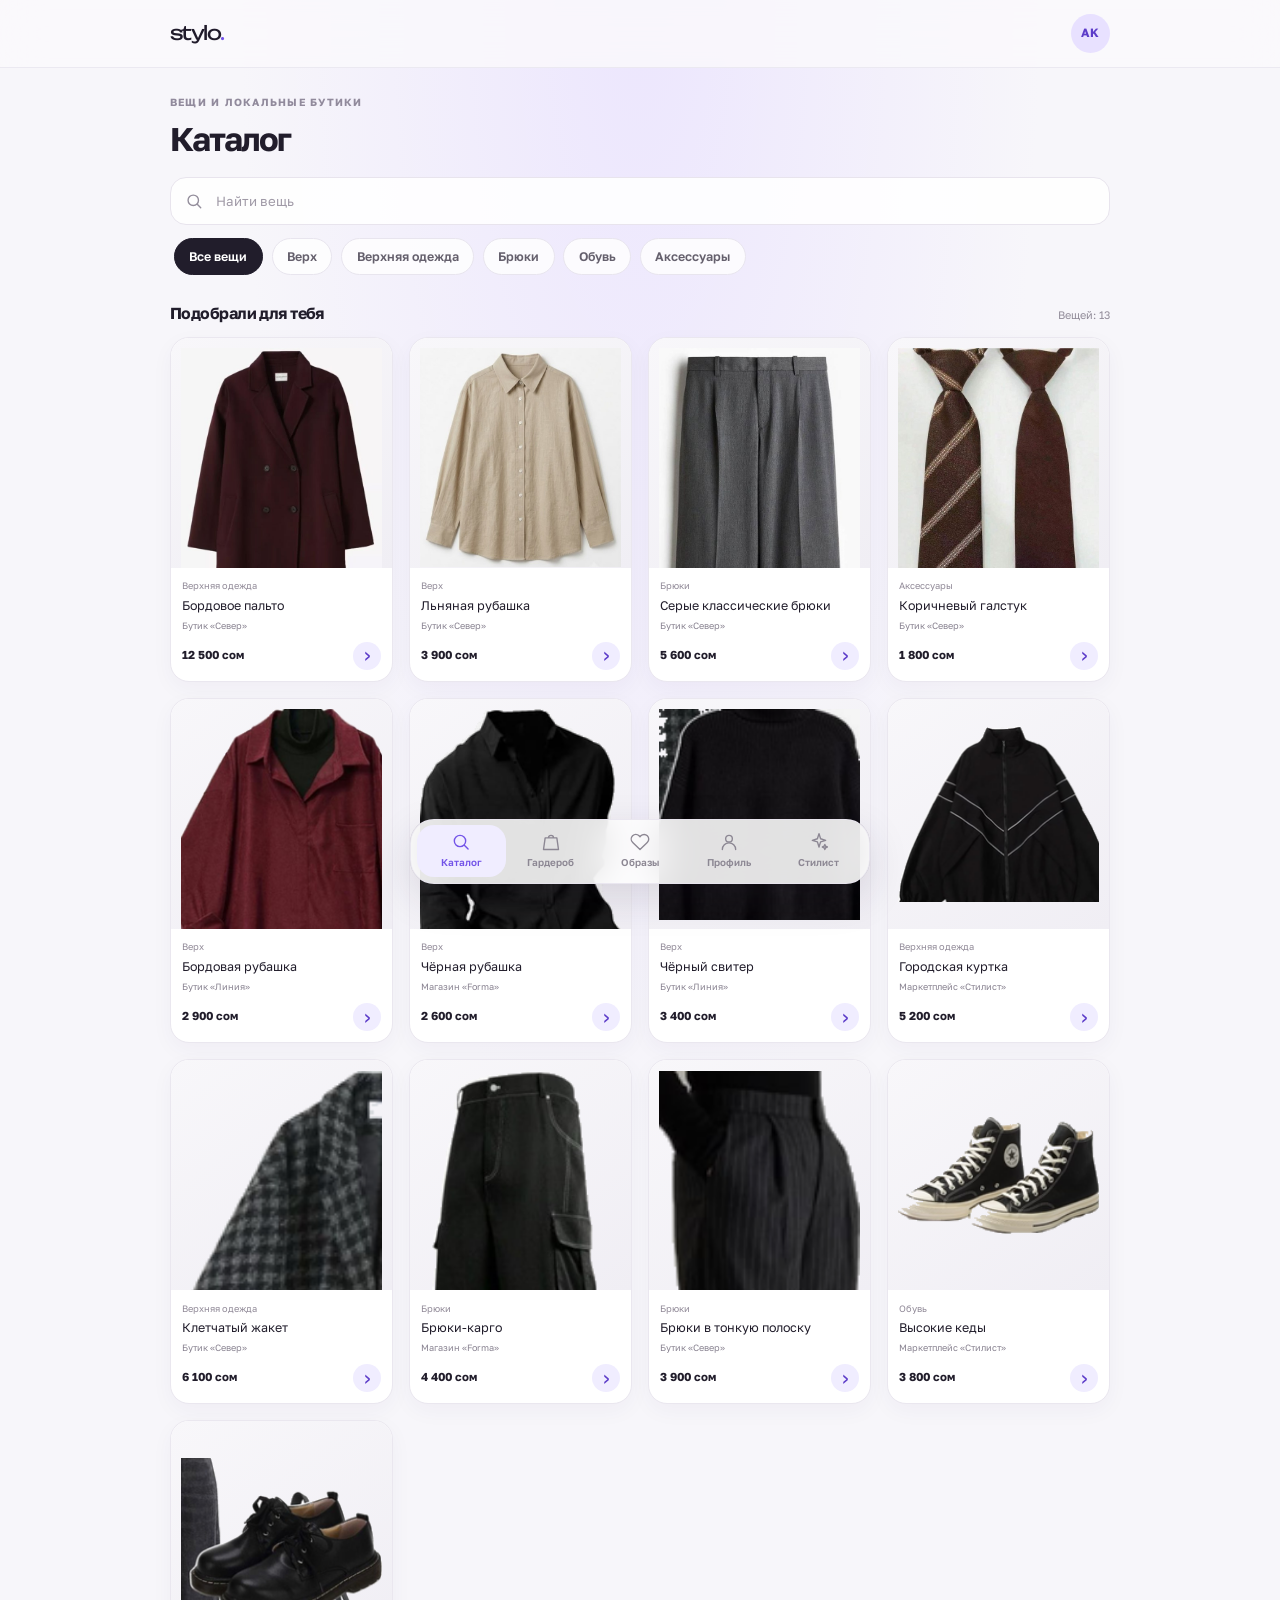
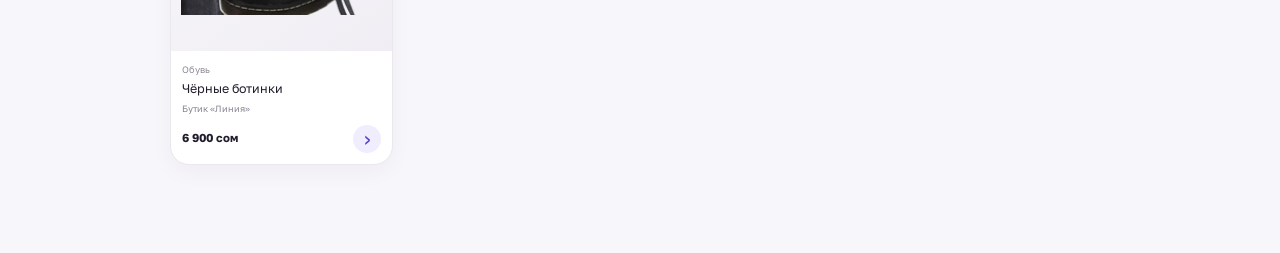
<file: index.html>
<!doctype html>
<html lang="ru">
  <head>
    <meta charset="utf-8">
    <meta name="viewport" content="width=device-width, initial-scale=1, viewport-fit=cover">
    <meta name="theme-color" content="#f7f6fa">
    <meta name="description" content="Каталог вещей, подборки и продавцы Stylo.">
    <title>Каталог — Stylo</title>
    <link rel="preconnect" href="https://fonts.googleapis.com">
    <link rel="preconnect" href="https://fonts.gstatic.com" crossorigin>
    <link href="https://fonts.googleapis.com/css2?family=Golos+Text:wght@400;500;600;700&family=Unbounded:wght@500;600&display=swap" rel="stylesheet">
    <link href="https://cdn.jsdelivr.net/npm/bootstrap@5.3.3/dist/css/bootstrap.min.css" rel="stylesheet">
    <link href="assets/css/styles.css?v=stylist-chat-1" rel="stylesheet">
  </head>
  <body class="app-page">
    <a class="skip" href="#main">К содержимому</a>
    <header class="app-header">
      <a class="app-wordmark" href="index.html">stylo<span>.</span></a>
      <a class="header-profile" href="style-profile.html" aria-label="Открыть профиль">AK</a>
    </header>

    <main id="main" class="app-shell catalog-shell">
      <section class="app-intro">
        <p class="eyebrow">ВЕЩИ И ЛОКАЛЬНЫЕ БУТИКИ</p>
        <h1>Каталог</h1>
      </section>

      <label class="catalog-search">
        <svg viewBox="0 0 24 24" aria-hidden="true"><circle cx="10.8" cy="10.8" r="6.8"/><path d="m16 16 4.5 4.5"/></svg>
        <input id="catalog-search" type="search" aria-label="Поиск по каталогу" placeholder="Найти вещь" autocomplete="off">
      </label>

      <div class="filter-rail catalog-filters" role="group" aria-label="Категории товаров">
        <button class="filter-chip is-selected" type="button" data-product-filter="all" aria-pressed="true">Все вещи</button>
        <button class="filter-chip" type="button" data-product-filter="tops" aria-pressed="false">Верх</button>
        <button class="filter-chip" type="button" data-product-filter="outerwear" aria-pressed="false">Верхняя одежда</button>
        <button class="filter-chip" type="button" data-product-filter="bottoms" aria-pressed="false">Брюки</button>
        <button class="filter-chip" type="button" data-product-filter="shoes" aria-pressed="false">Обувь</button>
        <button class="filter-chip" type="button" data-product-filter="accessories" aria-pressed="false">Аксессуары</button>
      </div>

      <div class="catalog-heading">
        <h2>Подобрали для тебя</h2>
        <span id="catalog-count" aria-live="polite"></span>
      </div>
      <section class="product-grid" id="product-grid" aria-label="Каталог вещей"></section>
      <div class="empty-favorites" id="products-empty" hidden>
        <span aria-hidden="true">⌕</span>
        <h2>Ничего не найдено</h2>
        <p>Попробуй изменить запрос или выбрать другую категорию.</p>
      </div>
    </main>

    <nav class="app-tabs" aria-label="Разделы приложения">
      <a class="app-tab is-active" href="index.html" aria-current="page"><svg viewBox="0 0 24 24" aria-hidden="true"><circle cx="10.8" cy="10.8" r="6.8"/><path d="m16 16 4.5 4.5"/></svg><span>Каталог</span></a>
      <a class="app-tab" href="wardrobe.html"><svg viewBox="0 0 24 24" aria-hidden="true"><path d="M5 7h14l2 14H3L5 7ZM9 7a3 3 0 0 1 6 0"/></svg><span>Гардероб</span></a>
      <a class="app-tab" href="outfit-studio.html"><svg viewBox="0 0 24 24" aria-hidden="true"><path d="M20.8 4.6a5.5 5.5 0 0 0-7.8 0L12 5.7l-1.1-1.1a5.5 5.5 0 0 0-7.8 7.8l1.1 1.1L12 21l7.8-7.5 1.1-1.1a5.5 5.5 0 0 0-.1-7.8Z"/></svg><span>Образы</span></a>
      <a class="app-tab" href="style-profile.html"><svg viewBox="0 0 24 24" aria-hidden="true"><circle cx="12" cy="8" r="4"/><path d="M4 21a8 8 0 0 1 16 0"/></svg><span>Профиль</span></a>
      <a class="app-tab" href="stylist.html"><svg viewBox="0 0 24 24" aria-hidden="true"><path d="m12 2 1.9 6.1L20 10l-6.1 1.9L12 18l-1.9-6.1L4 10l6.1-1.9L12 2Z"/><path d="m19 15 .9 2.1L22 18l-2.1.9L19 21l-.9-2.1L16 18l2.1-.9L19 15Z"/></svg><span>Стилист</span></a>
    </nav>

    <dialog class="product-dialog" id="product-dialog" aria-labelledby="product-title">
      <div class="product-sheet">
        <div class="dialog-handle" aria-hidden="true"></div>
        <div class="tryon-header">
          <div><p class="eyebrow">КАТАЛОГ</p><h2 id="product-title">Вещь</h2></div>
          <button class="round-icon-button" type="button" data-close-product aria-label="Закрыть карточку">
            <svg viewBox="0 0 24 24" aria-hidden="true"><path d="m18 6-12 12M6 6l12 12"/></svg>
          </button>
        </div>
        <div class="product-detail-image-wrap"><img id="product-detail-image" alt=""></div>
        <p class="product-detail-price" id="product-detail-price"></p>
        <dl class="product-specs">
          <div><dt>Материал</dt><dd id="product-material"></dd></div>
          <div><dt>Крой</dt><dd id="product-fit"></dd></div>
          <div><dt>Продавец</dt><dd id="product-seller"></dd></div>
          <div><dt>Контакт</dt><dd><a id="product-contact"></a></dd></div>
        </dl>
        <button class="btn btn-primary order-start" id="order-start" type="button">Заказать</button>
        <form class="order-panel" id="order-form" hidden>
          <label class="form-label" for="order-size">Размер</label>
          <select class="form-select" id="order-size" required></select>
          <fieldset id="order-color-group">
            <legend>Цвет</legend>
            <div class="color-options" id="order-colors"></div>
          </fieldset>
          <button class="btn btn-primary order-submit" type="submit">Продолжить</button>
        </form>
        <p class="order-status" id="order-status" role="status" aria-live="polite"></p>
      </div>
    </dialog>

    <script src="assets/js/app.js?v=tryon-results-2"></script>
  </body>
</html>
</file>
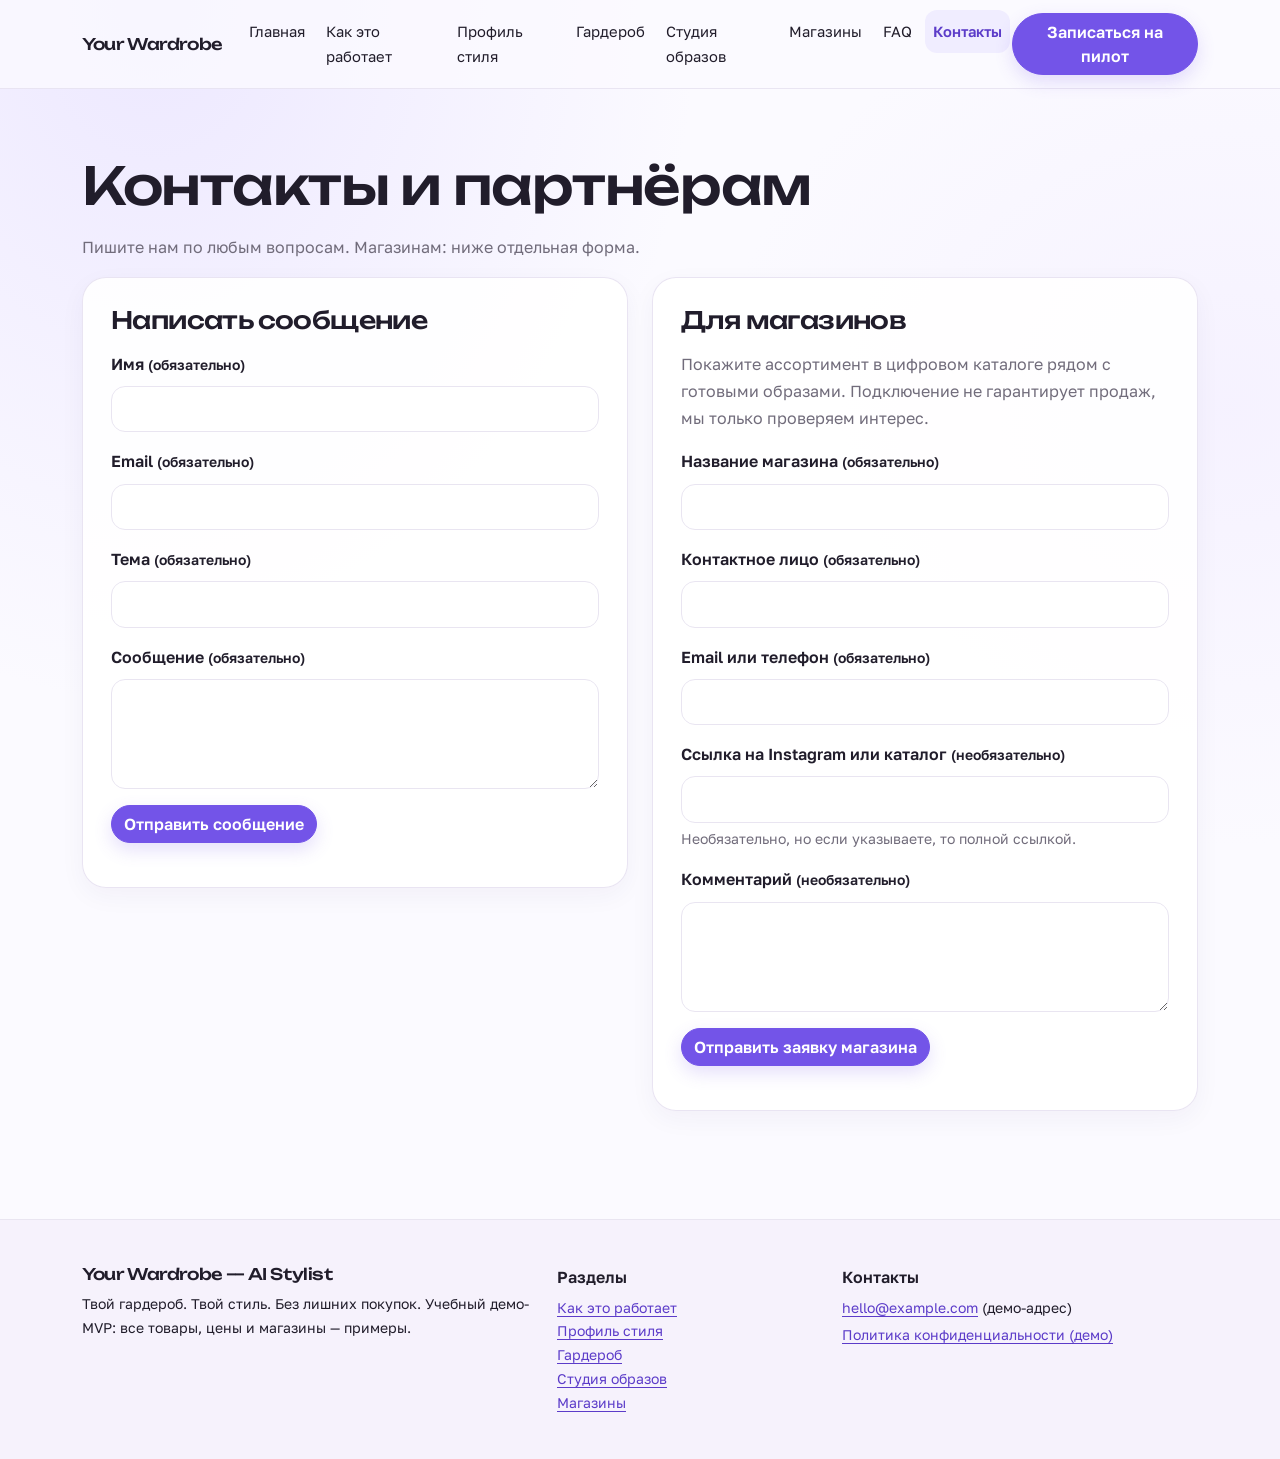
<file: contact.html>
<!DOCTYPE html>
<html lang="ru"><head><meta charset="utf-8"><meta name="viewport" content="width=device-width, initial-scale=1">
<title>Контакты и партнёрам | Your Wardrobe</title>
<meta name="description" content="Your Wardrobe — AI Stylist: демонстрационный MVP цифрового гардероба и сборки образов.">
<link rel="preconnect" href="https://fonts.googleapis.com"><link rel="preconnect" href="https://fonts.gstatic.com" crossorigin>
<link href="https://fonts.googleapis.com/css2?family=Golos+Text:wght@400;600&family=Unbounded:wght@500&display=swap" rel="stylesheet">
<link href="https://cdn.jsdelivr.net/npm/bootstrap@5.3.3/dist/css/bootstrap.min.css" rel="stylesheet">
<link href="assets/css/styles.css" rel="stylesheet"></head>
<body><a class="skip" href="#main">К содержимому</a>
<header><nav class="navbar navbar-expand-xl fixed-top" aria-label="Основная навигация"><div class="container">
<a class="navbar-brand brand" href="index.html">Your Wardrobe</a>
<button class="navbar-toggler" type="button" data-bs-toggle="collapse" data-bs-target="#nav" aria-controls="nav" aria-expanded="false" aria-label="Открыть меню"><span class="navbar-toggler-icon"></span></button>
<div class="collapse navbar-collapse" id="nav"><ul class="navbar-nav me-auto"><li class="nav-item"><a class="nav-link" href="index.html">Главная</a></li><li class="nav-item"><a class="nav-link" href="how-it-works.html">Как это работает</a></li><li class="nav-item"><a class="nav-link" href="style-profile.html">Профиль стиля</a></li><li class="nav-item"><a class="nav-link" href="wardrobe.html">Гардероб</a></li><li class="nav-item"><a class="nav-link" href="outfit-studio.html">Студия образов</a></li><li class="nav-item"><a class="nav-link" href="shops.html">Магазины</a></li><li class="nav-item"><a class="nav-link" href="faq.html">FAQ</a></li><li class="nav-item"><a class="nav-link active" href="contact.html" aria-current="page">Контакты</a></li></ul>
<a class="btn btn-primary" href="join.html">Записаться на пилот</a></div></div></nav></header>
<main id="main"><section class="section"><div class="container"><h1>Контакты и партнёрам</h1><p class="mt-3">Пишите нам по любым вопросам. Магазинам: ниже отдельная форма.</p>
<div class="row g-4"><div class="col-lg-6"><div class="card-y"><h2 class="h4 mb-3">Написать сообщение</h2>
<form id="contact-form" data-validate novalidate data-success="сообщение принято. Это демо: оно не отправлено на сервер."><div class="hp" aria-hidden="true"><label>Не заполняйте это поле <input type="text" name="website" tabindex="-1" autocomplete="off"></label></div><div class="mb-3"><label class="form-label" for="c-name">Имя <span class="small">(обязательно)</span></label><input type="text" class="form-control" id="c-name" name="name" data-rule="required" aria-describedby="err-c-name" ><div id="err-c-name" class="invalid-msg"></div></div><div class="mb-3"><label class="form-label" for="c-email">Email <span class="small">(обязательно)</span></label><input type="email" class="form-control" id="c-email" name="email" data-rule="required email" aria-describedby="err-c-email" ><div id="err-c-email" class="invalid-msg"></div></div><div class="mb-3"><label class="form-label" for="c-subject">Тема <span class="small">(обязательно)</span></label><input type="text" class="form-control" id="c-subject" name="subject" data-rule="required" aria-describedby="err-c-subject" ><div id="err-c-subject" class="invalid-msg"></div></div><div class="mb-3"><label class="form-label" for="c-message">Сообщение <span class="small">(обязательно)</span></label><textarea class="form-control" id="c-message" name="message" data-rule="required" aria-describedby="err-c-message"  rows="4"></textarea><div id="err-c-message" class="invalid-msg"></div></div><button class="btn btn-primary" type="submit">Отправить сообщение</button><div class="status mt-3" role="status" aria-live="polite"></div></form></div></div>
<div class="col-lg-6" id="partner"><div class="card-y"><h2 class="h4 mb-3">Для магазинов</h2><p>Покажите ассортимент в цифровом каталоге рядом с готовыми образами. Подключение не гарантирует продаж, мы только проверяем интерес.</p>
<form id="partner-form" data-validate novalidate data-success="заявка магазина принята. Это демо: данные не отправлены на сервер."><div class="hp" aria-hidden="true"><label>Не заполняйте это поле <input type="text" name="website" tabindex="-1" autocomplete="off"></label></div><div class="mb-3"><label class="form-label" for="p-shop">Название магазина <span class="small">(обязательно)</span></label><input type="text" class="form-control" id="p-shop" name="shop" data-rule="required" aria-describedby="err-p-shop" ><div id="err-p-shop" class="invalid-msg"></div></div><div class="mb-3"><label class="form-label" for="p-person">Контактное лицо <span class="small">(обязательно)</span></label><input type="text" class="form-control" id="p-person" name="person" data-rule="required" aria-describedby="err-p-person" ><div id="err-p-person" class="invalid-msg"></div></div><div class="mb-3"><label class="form-label" for="p-contact">Email или телефон <span class="small">(обязательно)</span></label><input type="text" class="form-control" id="p-contact" name="contact" data-rule="required" aria-describedby="err-p-contact" ><div id="err-p-contact" class="invalid-msg"></div></div><div class="mb-3"><label class="form-label" for="p-link">Ссылка на Instagram или каталог <span class="small">(необязательно)</span></label><input type="url" class="form-control" id="p-link" name="link" data-rule="url" aria-describedby="err-p-link h-p-link" ><div id="h-p-link" class="form-text">Необязательно, но если указываете, то полной ссылкой.</div><div id="err-p-link" class="invalid-msg"></div></div><div class="mb-3"><label class="form-label" for="p-msg">Комментарий <span class="small">(необязательно)</span></label><textarea class="form-control" id="p-msg" name="msg" data-rule="" aria-describedby="err-p-msg"  rows="4"></textarea><div id="err-p-msg" class="invalid-msg"></div></div><button class="btn btn-primary" type="submit">Отправить заявку магазина</button><div class="status mt-3" role="status" aria-live="polite"></div></form></div></div></div></div></section></main>
<footer><div class="container"><div class="row g-4">
<div class="col-md-5"><p class="brand mb-2">Your Wardrobe — AI Stylist</p><p class="small">Твой гардероб. Твой стиль. Без лишних покупок. Учебный демо-MVP: все товары, цены и магазины — примеры.</p></div>
<div class="col-6 col-md-3"><p class="fw-semibold mb-1">Разделы</p><ul class="list-unstyled small mb-0"><li><a href="how-it-works.html">Как это работает</a></li><li><a href="style-profile.html">Профиль стиля</a></li><li><a href="wardrobe.html">Гардероб</a></li><li><a href="outfit-studio.html">Студия образов</a></li><li><a href="shops.html">Магазины</a></li></ul></div>
<div class="col-6 col-md-4"><p class="fw-semibold mb-1">Контакты</p><p class="small mb-1"><a href="mailto:hello@example.com">hello@example.com</a> (демо-адрес)</p><p class="small mb-0"><a href="faq.html#privacy">Политика конфиденциальности (демо)</a></p></div>
</div></div></footer>
<script src="https://cdn.jsdelivr.net/npm/bootstrap@5.3.3/dist/js/bootstrap.bundle.min.js"></script>
<script src="assets/js/main.js"></script></body></html>
</file>
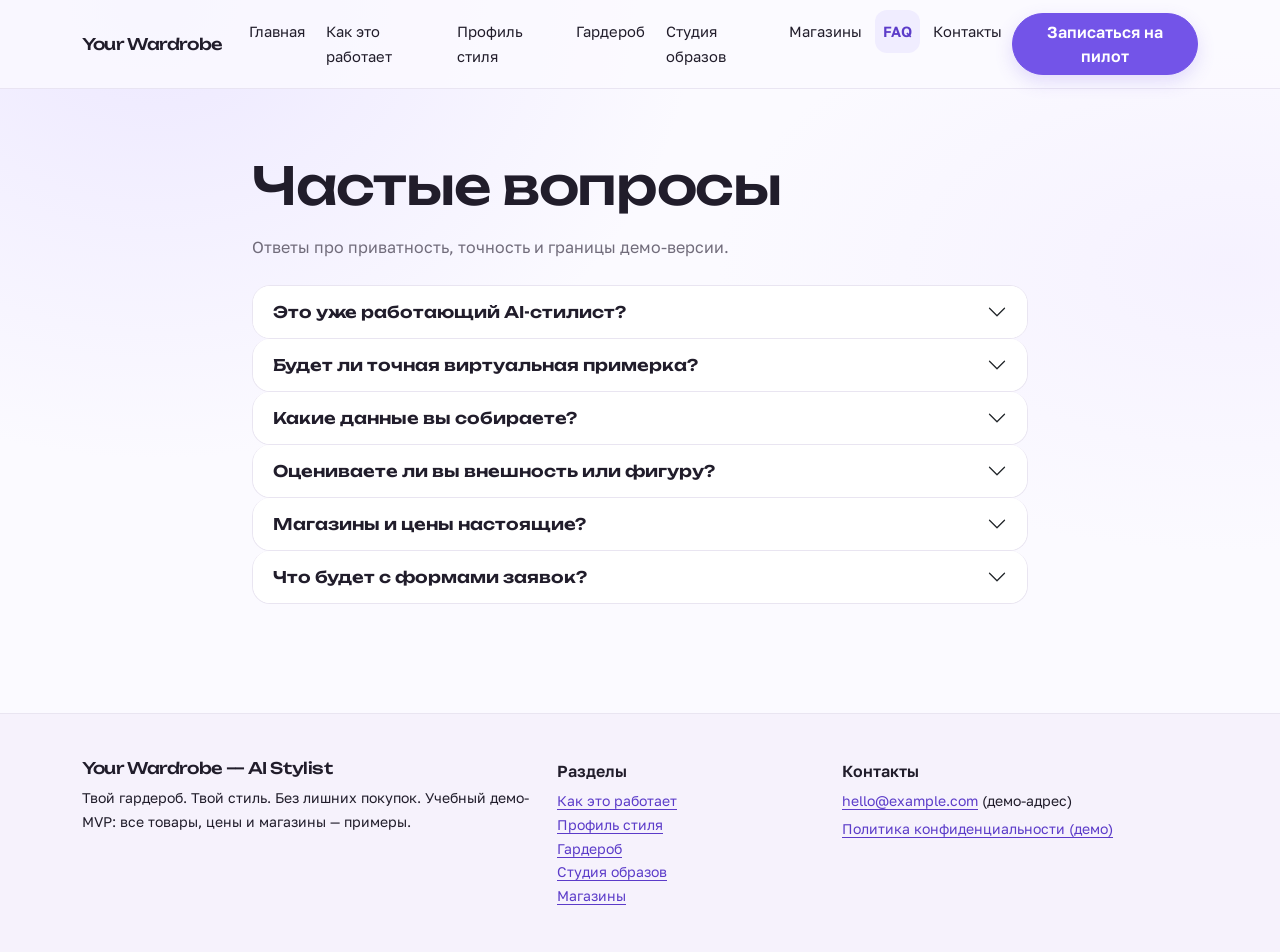
<file: faq.html>
<!DOCTYPE html>
<html lang="ru"><head><meta charset="utf-8"><meta name="viewport" content="width=device-width, initial-scale=1">
<title>FAQ | Your Wardrobe</title>
<meta name="description" content="Your Wardrobe — AI Stylist: демонстрационный MVP цифрового гардероба и сборки образов.">
<link rel="preconnect" href="https://fonts.googleapis.com"><link rel="preconnect" href="https://fonts.gstatic.com" crossorigin>
<link href="https://fonts.googleapis.com/css2?family=Golos+Text:wght@400;600&family=Unbounded:wght@500&display=swap" rel="stylesheet">
<link href="https://cdn.jsdelivr.net/npm/bootstrap@5.3.3/dist/css/bootstrap.min.css" rel="stylesheet">
<link href="assets/css/styles.css" rel="stylesheet"></head>
<body><a class="skip" href="#main">К содержимому</a>
<header><nav class="navbar navbar-expand-xl fixed-top" aria-label="Основная навигация"><div class="container">
<a class="navbar-brand brand" href="index.html">Your Wardrobe</a>
<button class="navbar-toggler" type="button" data-bs-toggle="collapse" data-bs-target="#nav" aria-controls="nav" aria-expanded="false" aria-label="Открыть меню"><span class="navbar-toggler-icon"></span></button>
<div class="collapse navbar-collapse" id="nav"><ul class="navbar-nav me-auto"><li class="nav-item"><a class="nav-link" href="index.html">Главная</a></li><li class="nav-item"><a class="nav-link" href="how-it-works.html">Как это работает</a></li><li class="nav-item"><a class="nav-link" href="style-profile.html">Профиль стиля</a></li><li class="nav-item"><a class="nav-link" href="wardrobe.html">Гардероб</a></li><li class="nav-item"><a class="nav-link" href="outfit-studio.html">Студия образов</a></li><li class="nav-item"><a class="nav-link" href="shops.html">Магазины</a></li><li class="nav-item"><a class="nav-link active" href="faq.html" aria-current="page">FAQ</a></li><li class="nav-item"><a class="nav-link" href="contact.html">Контакты</a></li></ul>
<a class="btn btn-primary" href="join.html">Записаться на пилот</a></div></div></nav></header>
<main id="main"><section class="section"><div class="container" style="max-width:800px"><h1>Частые вопросы</h1><p class="mt-3">Ответы про приватность, точность и границы демо-версии.</p><div class="accordion mt-4" id="faq"><div class="accordion-item"><h2 class="accordion-header"><button class="accordion-button collapsed" type="button" data-bs-toggle="collapse" data-bs-target="#a0" aria-expanded="false" aria-controls="a0">Это уже работающий AI-стилист?</button></h2><div id="a0" class="accordion-collapse collapse" data-bs-parent="#faq"><div class="accordion-body">Нет. Сейчас это демонстрационный MVP на HTML, CSS и JavaScript. Образы вы собираете сами, рекомендации на базе AI планируются в будущих версиях.</div></div></div><div class="accordion-item"><h2 class="accordion-header"><button class="accordion-button collapsed" type="button" data-bs-toggle="collapse" data-bs-target="#a1" aria-expanded="false" aria-controls="a1">Будет ли точная виртуальная примерка?</button></h2><div id="a1" class="accordion-collapse collapse" data-bs-parent="#faq"><div class="accordion-body">Манекен показывает только цвета и сочетание вещей. Точную посадку и размер он не определяет, и мы не обещаем этого в демо.</div></div></div><div class="accordion-item" id="privacy"><h2 class="accordion-header"><button class="accordion-button collapsed" type="button" data-bs-toggle="collapse" data-bs-target="#a2" aria-expanded="false" aria-controls="a2">Какие данные вы собираете?</button></h2><div id="a2" class="accordion-collapse collapse" data-bs-parent="#faq"><div class="accordion-body">Никаких на сервере. Анкета и избранное хранятся только в вашем браузере (localStorage), фото для предпросмотра не отправляются и не сохраняются. Пароли, платёжные данные и мерки не запрашиваются.</div></div></div><div class="accordion-item"><h2 class="accordion-header"><button class="accordion-button collapsed" type="button" data-bs-toggle="collapse" data-bs-target="#a3" aria-expanded="false" aria-controls="a3">Оцениваете ли вы внешность или фигуру?</button></h2><div id="a3" class="accordion-collapse collapse" data-bs-parent="#faq"><div class="accordion-body">Нет. Персонализация основана на ваших добровольных предпочтениях и комфорте, а не на оценке тела.</div></div></div><div class="accordion-item"><h2 class="accordion-header"><button class="accordion-button collapsed" type="button" data-bs-toggle="collapse" data-bs-target="#a4" aria-expanded="false" aria-controls="a4">Магазины и цены настоящие?</button></h2><div id="a4" class="accordion-collapse collapse" data-bs-parent="#faq"><div class="accordion-body">Нет, это примеры. Реальные партнёры будут подключаться только с их разрешения.</div></div></div><div class="accordion-item"><h2 class="accordion-header"><button class="accordion-button collapsed" type="button" data-bs-toggle="collapse" data-bs-target="#a5" aria-expanded="false" aria-controls="a5">Что будет с формами заявок?</button></h2><div id="a5" class="accordion-collapse collapse" data-bs-parent="#faq"><div class="accordion-body">Они проверяют данные в браузере и показывают подтверждение, но на сервер ничего не отправляют.</div></div></div></div></div></section></main>
<footer><div class="container"><div class="row g-4">
<div class="col-md-5"><p class="brand mb-2">Your Wardrobe — AI Stylist</p><p class="small">Твой гардероб. Твой стиль. Без лишних покупок. Учебный демо-MVP: все товары, цены и магазины — примеры.</p></div>
<div class="col-6 col-md-3"><p class="fw-semibold mb-1">Разделы</p><ul class="list-unstyled small mb-0"><li><a href="how-it-works.html">Как это работает</a></li><li><a href="style-profile.html">Профиль стиля</a></li><li><a href="wardrobe.html">Гардероб</a></li><li><a href="outfit-studio.html">Студия образов</a></li><li><a href="shops.html">Магазины</a></li></ul></div>
<div class="col-6 col-md-4"><p class="fw-semibold mb-1">Контакты</p><p class="small mb-1"><a href="mailto:hello@example.com">hello@example.com</a> (демо-адрес)</p><p class="small mb-0"><a href="faq.html#privacy">Политика конфиденциальности (демо)</a></p></div>
</div></div></footer>
<script src="https://cdn.jsdelivr.net/npm/bootstrap@5.3.3/dist/js/bootstrap.bundle.min.js"></script>
<script src="assets/js/main.js"></script></body></html>
</file>
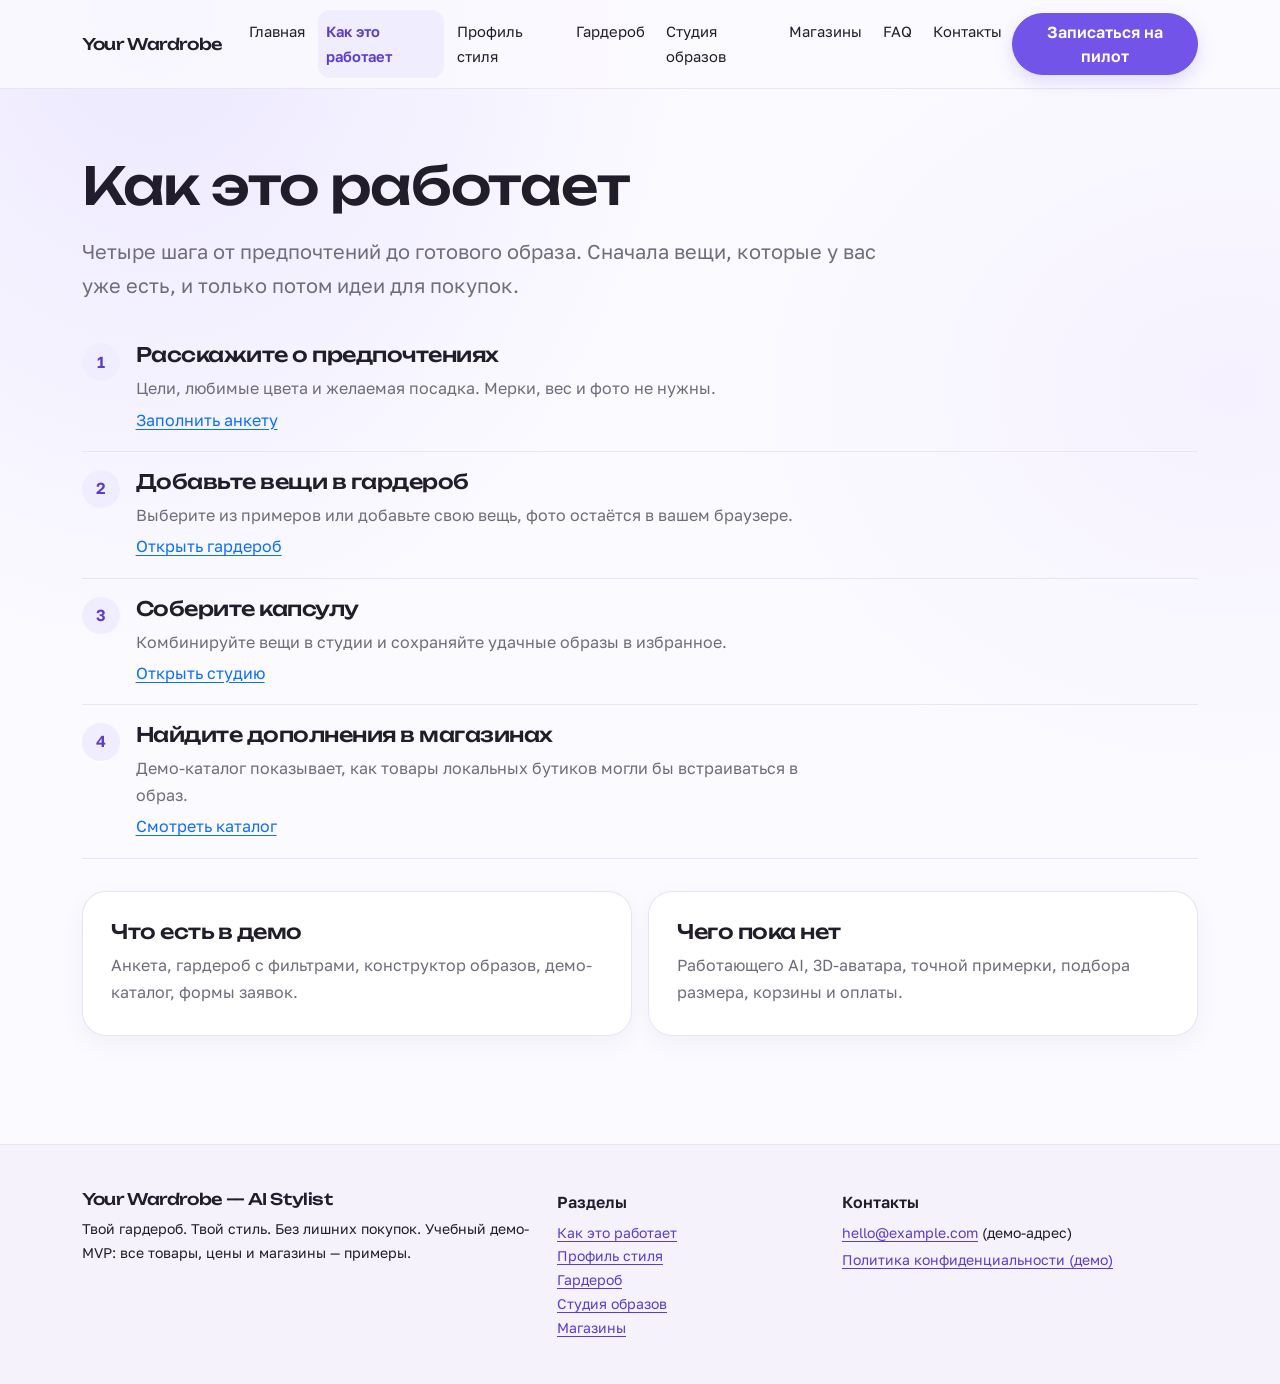
<file: how-it-works.html>
<!DOCTYPE html>
<html lang="ru"><head><meta charset="utf-8"><meta name="viewport" content="width=device-width, initial-scale=1">
<title>Как это работает | Your Wardrobe</title>
<meta name="description" content="Your Wardrobe — AI Stylist: демонстрационный MVP цифрового гардероба и сборки образов.">
<link rel="preconnect" href="https://fonts.googleapis.com"><link rel="preconnect" href="https://fonts.gstatic.com" crossorigin>
<link href="https://fonts.googleapis.com/css2?family=Golos+Text:wght@400;600&family=Unbounded:wght@500&display=swap" rel="stylesheet">
<link href="https://cdn.jsdelivr.net/npm/bootstrap@5.3.3/dist/css/bootstrap.min.css" rel="stylesheet">
<link href="assets/css/styles.css" rel="stylesheet"></head>
<body><a class="skip" href="#main">К содержимому</a>
<header><nav class="navbar navbar-expand-xl fixed-top" aria-label="Основная навигация"><div class="container">
<a class="navbar-brand brand" href="index.html">Your Wardrobe</a>
<button class="navbar-toggler" type="button" data-bs-toggle="collapse" data-bs-target="#nav" aria-controls="nav" aria-expanded="false" aria-label="Открыть меню"><span class="navbar-toggler-icon"></span></button>
<div class="collapse navbar-collapse" id="nav"><ul class="navbar-nav me-auto"><li class="nav-item"><a class="nav-link" href="index.html">Главная</a></li><li class="nav-item"><a class="nav-link active" href="how-it-works.html" aria-current="page">Как это работает</a></li><li class="nav-item"><a class="nav-link" href="style-profile.html">Профиль стиля</a></li><li class="nav-item"><a class="nav-link" href="wardrobe.html">Гардероб</a></li><li class="nav-item"><a class="nav-link" href="outfit-studio.html">Студия образов</a></li><li class="nav-item"><a class="nav-link" href="shops.html">Магазины</a></li><li class="nav-item"><a class="nav-link" href="faq.html">FAQ</a></li><li class="nav-item"><a class="nav-link" href="contact.html">Контакты</a></li></ul>
<a class="btn btn-primary" href="join.html">Записаться на пилот</a></div></div></nav></header>
<main id="main"><section class="section"><div class="container"><h1>Как это работает</h1><p class="lead mt-3">Четыре шага от предпочтений до готового образа. Сначала вещи, которые у вас уже есть, и только потом идеи для покупок.</p>
<ol class="steps mt-4"><li><div><h2 class="h5">Расскажите о предпочтениях</h2><p class="mb-1">Цели, любимые цвета и желаемая посадка. Мерки, вес и фото не нужны.</p><a href="style-profile.html">Заполнить анкету</a></div></li>
<li><div><h2 class="h5">Добавьте вещи в гардероб</h2><p class="mb-1">Выберите из примеров или добавьте свою вещь, фото остаётся в вашем браузере.</p><a href="wardrobe.html">Открыть гардероб</a></div></li>
<li><div><h2 class="h5">Соберите капсулу</h2><p class="mb-1">Комбинируйте вещи в студии и сохраняйте удачные образы в избранное.</p><a href="outfit-studio.html">Открыть студию</a></div></li>
<li><div><h2 class="h5">Найдите дополнения в магазинах</h2><p class="mb-1">Демо-каталог показывает, как товары локальных бутиков могли бы встраиваться в образ.</p><a href="shops.html">Смотреть каталог</a></div></li></ol>
<div class="row g-3 mt-3"><div class="col-md-6"><div class="card-y h-100"><h2 class="h5">Что есть в демо</h2><p class="mb-0">Анкета, гардероб с фильтрами, конструктор образов, демо-каталог, формы заявок.</p></div></div>
<div class="col-md-6"><div class="card-y h-100"><h2 class="h5">Чего пока нет</h2><p class="mb-0">Работающего AI, 3D-аватара, точной примерки, подбора размера, корзины и оплаты.</p></div></div></div></div></section></main>
<footer><div class="container"><div class="row g-4">
<div class="col-md-5"><p class="brand mb-2">Your Wardrobe — AI Stylist</p><p class="small">Твой гардероб. Твой стиль. Без лишних покупок. Учебный демо-MVP: все товары, цены и магазины — примеры.</p></div>
<div class="col-6 col-md-3"><p class="fw-semibold mb-1">Разделы</p><ul class="list-unstyled small mb-0"><li><a href="how-it-works.html">Как это работает</a></li><li><a href="style-profile.html">Профиль стиля</a></li><li><a href="wardrobe.html">Гардероб</a></li><li><a href="outfit-studio.html">Студия образов</a></li><li><a href="shops.html">Магазины</a></li></ul></div>
<div class="col-6 col-md-4"><p class="fw-semibold mb-1">Контакты</p><p class="small mb-1"><a href="mailto:hello@example.com">hello@example.com</a> (демо-адрес)</p><p class="small mb-0"><a href="faq.html#privacy">Политика конфиденциальности (демо)</a></p></div>
</div></div></footer>
<script src="https://cdn.jsdelivr.net/npm/bootstrap@5.3.3/dist/js/bootstrap.bundle.min.js"></script>
<script src="assets/js/main.js"></script></body></html>
</file>
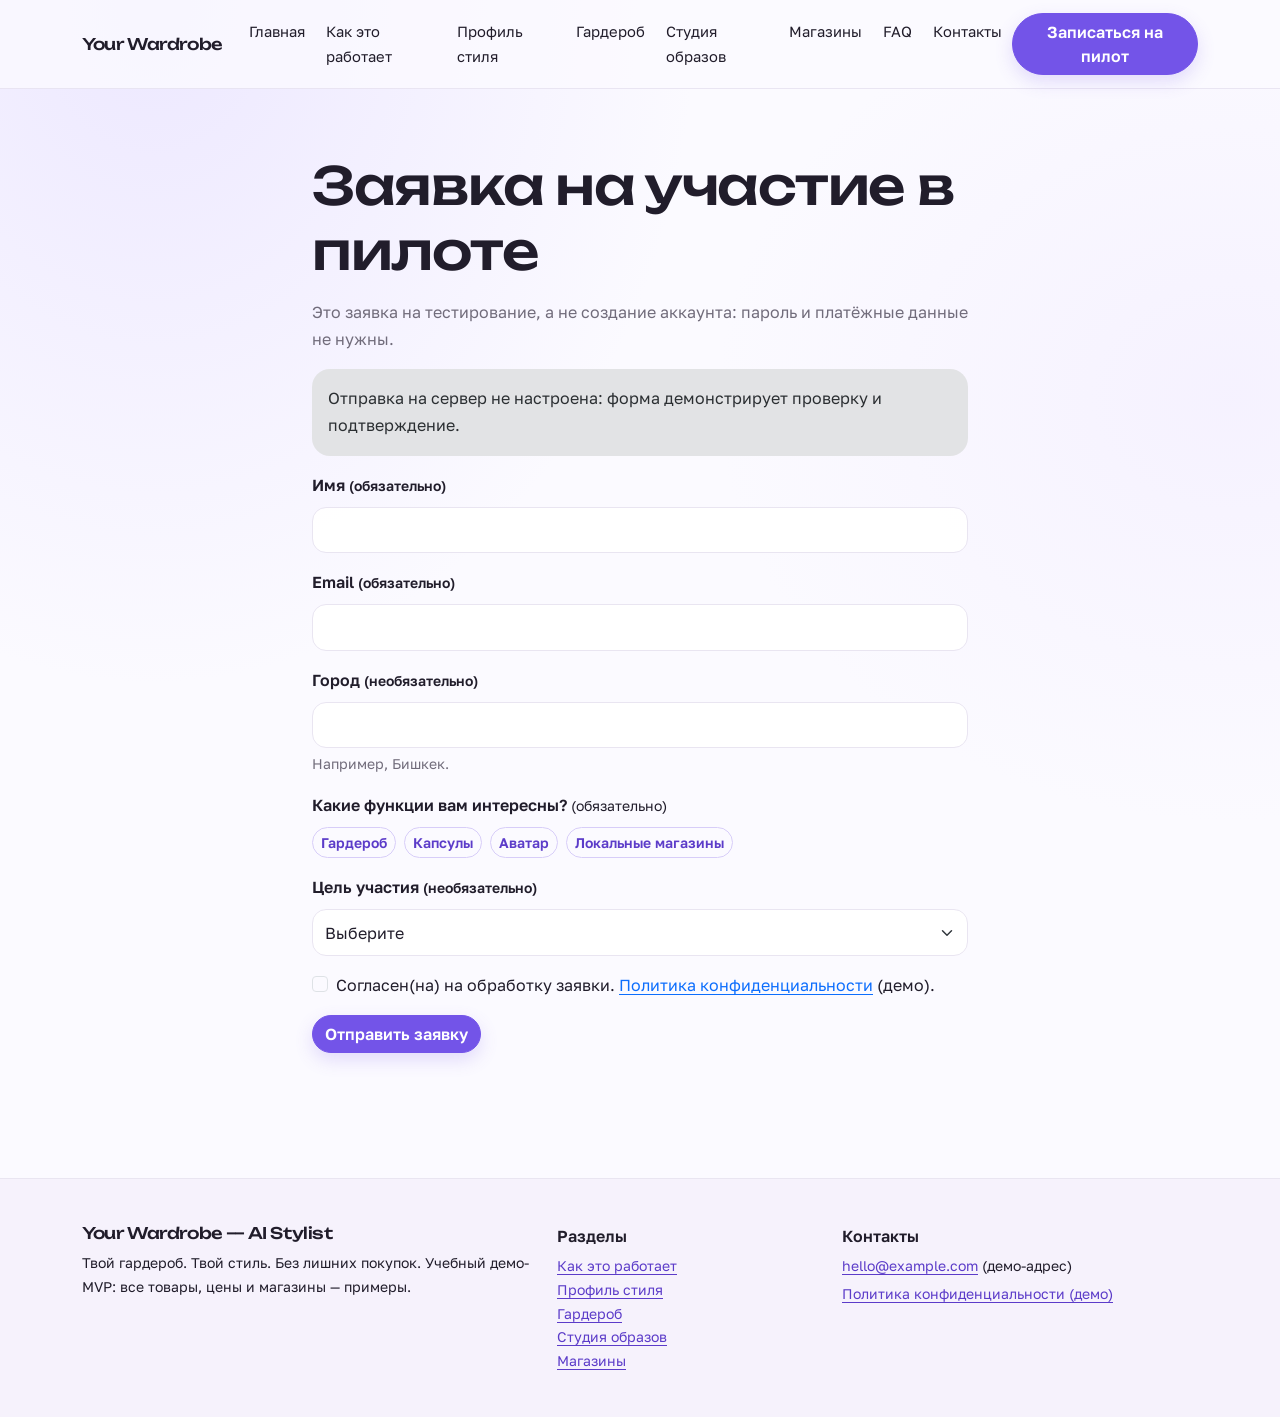
<file: join.html>
<!DOCTYPE html>
<html lang="ru"><head><meta charset="utf-8"><meta name="viewport" content="width=device-width, initial-scale=1">
<title>Регистрация на пилот | Your Wardrobe</title>
<meta name="description" content="Your Wardrobe — AI Stylist: демонстрационный MVP цифрового гардероба и сборки образов.">
<link rel="preconnect" href="https://fonts.googleapis.com"><link rel="preconnect" href="https://fonts.gstatic.com" crossorigin>
<link href="https://fonts.googleapis.com/css2?family=Golos+Text:wght@400;600&family=Unbounded:wght@500&display=swap" rel="stylesheet">
<link href="https://cdn.jsdelivr.net/npm/bootstrap@5.3.3/dist/css/bootstrap.min.css" rel="stylesheet">
<link href="assets/css/styles.css" rel="stylesheet"></head>
<body><a class="skip" href="#main">К содержимому</a>
<header><nav class="navbar navbar-expand-xl fixed-top" aria-label="Основная навигация"><div class="container">
<a class="navbar-brand brand" href="index.html">Your Wardrobe</a>
<button class="navbar-toggler" type="button" data-bs-toggle="collapse" data-bs-target="#nav" aria-controls="nav" aria-expanded="false" aria-label="Открыть меню"><span class="navbar-toggler-icon"></span></button>
<div class="collapse navbar-collapse" id="nav"><ul class="navbar-nav me-auto"><li class="nav-item"><a class="nav-link" href="index.html">Главная</a></li><li class="nav-item"><a class="nav-link" href="how-it-works.html">Как это работает</a></li><li class="nav-item"><a class="nav-link" href="style-profile.html">Профиль стиля</a></li><li class="nav-item"><a class="nav-link" href="wardrobe.html">Гардероб</a></li><li class="nav-item"><a class="nav-link" href="outfit-studio.html">Студия образов</a></li><li class="nav-item"><a class="nav-link" href="shops.html">Магазины</a></li><li class="nav-item"><a class="nav-link" href="faq.html">FAQ</a></li><li class="nav-item"><a class="nav-link" href="contact.html">Контакты</a></li></ul>
<a class="btn btn-primary" href="join.html" aria-current="page">Записаться на пилот</a></div></div></nav></header>
<main id="main"><section class="section"><div class="container" style="max-width:680px"><h1>Заявка на участие в пилоте</h1><p class="mt-3">Это заявка на тестирование, а не создание аккаунта: пароль и платёжные данные не нужны.</p>
<div class="alert alert-secondary" role="note">Отправка на сервер не настроена: форма демонстрирует проверку и подтверждение.</div>
<form id="join-form" data-validate novalidate data-success="заявка принята. Это демонстрационная заявка: отправка на сервер не настроена."><div class="hp" aria-hidden="true"><label>Не заполняйте это поле <input type="text" name="website" tabindex="-1" autocomplete="off"></label></div><div class="mb-3"><label class="form-label" for="join-name">Имя <span class="small">(обязательно)</span></label><input type="text" class="form-control" id="join-name" name="name" data-rule="required" aria-describedby="err-join-name" autocomplete="name"><div id="err-join-name" class="invalid-msg"></div></div><div class="mb-3"><label class="form-label" for="join-email">Email <span class="small">(обязательно)</span></label><input type="email" class="form-control" id="join-email" name="email" data-rule="required email" aria-describedby="err-join-email" autocomplete="email"><div id="err-join-email" class="invalid-msg"></div></div><div class="mb-3"><label class="form-label" for="join-city">Город <span class="small">(необязательно)</span></label><input type="text" class="form-control" id="join-city" name="city" data-rule="" aria-describedby="err-join-city h-join-city" list="cities" autocomplete="off"><div id="h-join-city" class="form-text">Например, Бишкек.</div><div id="err-join-city" class="invalid-msg"></div></div><datalist id="cities"><option>Бишкек</option><option>Ош</option><option>Каракол</option></datalist><fieldset class="mb-3" id="g-join-features" data-min="1" data-msg="выберите хотя бы одну функцию." aria-describedby="err-g-join-features"><legend class="fs-6 fw-semibold">Какие функции вам интересны? <span class="small fw-normal">(обязательно)</span></legend><div class="d-flex flex-wrap gap-2"><input type="checkbox" class="btn-check" name="features" id="join-features-0" value="Гардероб"><label class="btn btn-outline-primary btn-sm" for="join-features-0">Гардероб</label><input type="checkbox" class="btn-check" name="features" id="join-features-1" value="Капсулы"><label class="btn btn-outline-primary btn-sm" for="join-features-1">Капсулы</label><input type="checkbox" class="btn-check" name="features" id="join-features-2" value="Аватар"><label class="btn btn-outline-primary btn-sm" for="join-features-2">Аватар</label><input type="checkbox" class="btn-check" name="features" id="join-features-3" value="Локальные магазины"><label class="btn btn-outline-primary btn-sm" for="join-features-3">Локальные магазины</label></div><div id="err-g-join-features" class="invalid-msg"></div></fieldset><div class="mb-3"><label class="form-label" for="join-goal">Цель участия <span class="small">(необязательно)</span></label><select class="form-select" id="join-goal" name="goal" data-rule="" aria-describedby="err-join-goal" ><option value="">Выберите</option><option>Попробовать сервис</option><option>Помочь с тестированием</option><option>Подключить магазин</option><option>Другое</option></select><div id="err-join-goal" class="invalid-msg"></div></div><div class="mb-3"><div class="form-check"><input class="form-check-input" type="checkbox" id="join-ok" name="consent" data-rule="required" data-msg="подтвердите согласие." aria-describedby="err-join-ok"><label class="form-check-label" for="join-ok">Согласен(на) на обработку заявки. <a href="faq.html#privacy">Политика конфиденциальности</a> (демо).</label></div><div id="err-join-ok" class="invalid-msg"></div></div><button class="btn btn-primary" type="submit">Отправить заявку</button><div class="status mt-3" role="status" aria-live="polite"></div></form></div></section></main>
<footer><div class="container"><div class="row g-4">
<div class="col-md-5"><p class="brand mb-2">Your Wardrobe — AI Stylist</p><p class="small">Твой гардероб. Твой стиль. Без лишних покупок. Учебный демо-MVP: все товары, цены и магазины — примеры.</p></div>
<div class="col-6 col-md-3"><p class="fw-semibold mb-1">Разделы</p><ul class="list-unstyled small mb-0"><li><a href="how-it-works.html">Как это работает</a></li><li><a href="style-profile.html">Профиль стиля</a></li><li><a href="wardrobe.html">Гардероб</a></li><li><a href="outfit-studio.html">Студия образов</a></li><li><a href="shops.html">Магазины</a></li></ul></div>
<div class="col-6 col-md-4"><p class="fw-semibold mb-1">Контакты</p><p class="small mb-1"><a href="mailto:hello@example.com">hello@example.com</a> (демо-адрес)</p><p class="small mb-0"><a href="faq.html#privacy">Политика конфиденциальности (демо)</a></p></div>
</div></div></footer>
<script src="https://cdn.jsdelivr.net/npm/bootstrap@5.3.3/dist/js/bootstrap.bundle.min.js"></script>
<script src="assets/js/main.js"></script></body></html>
</file>
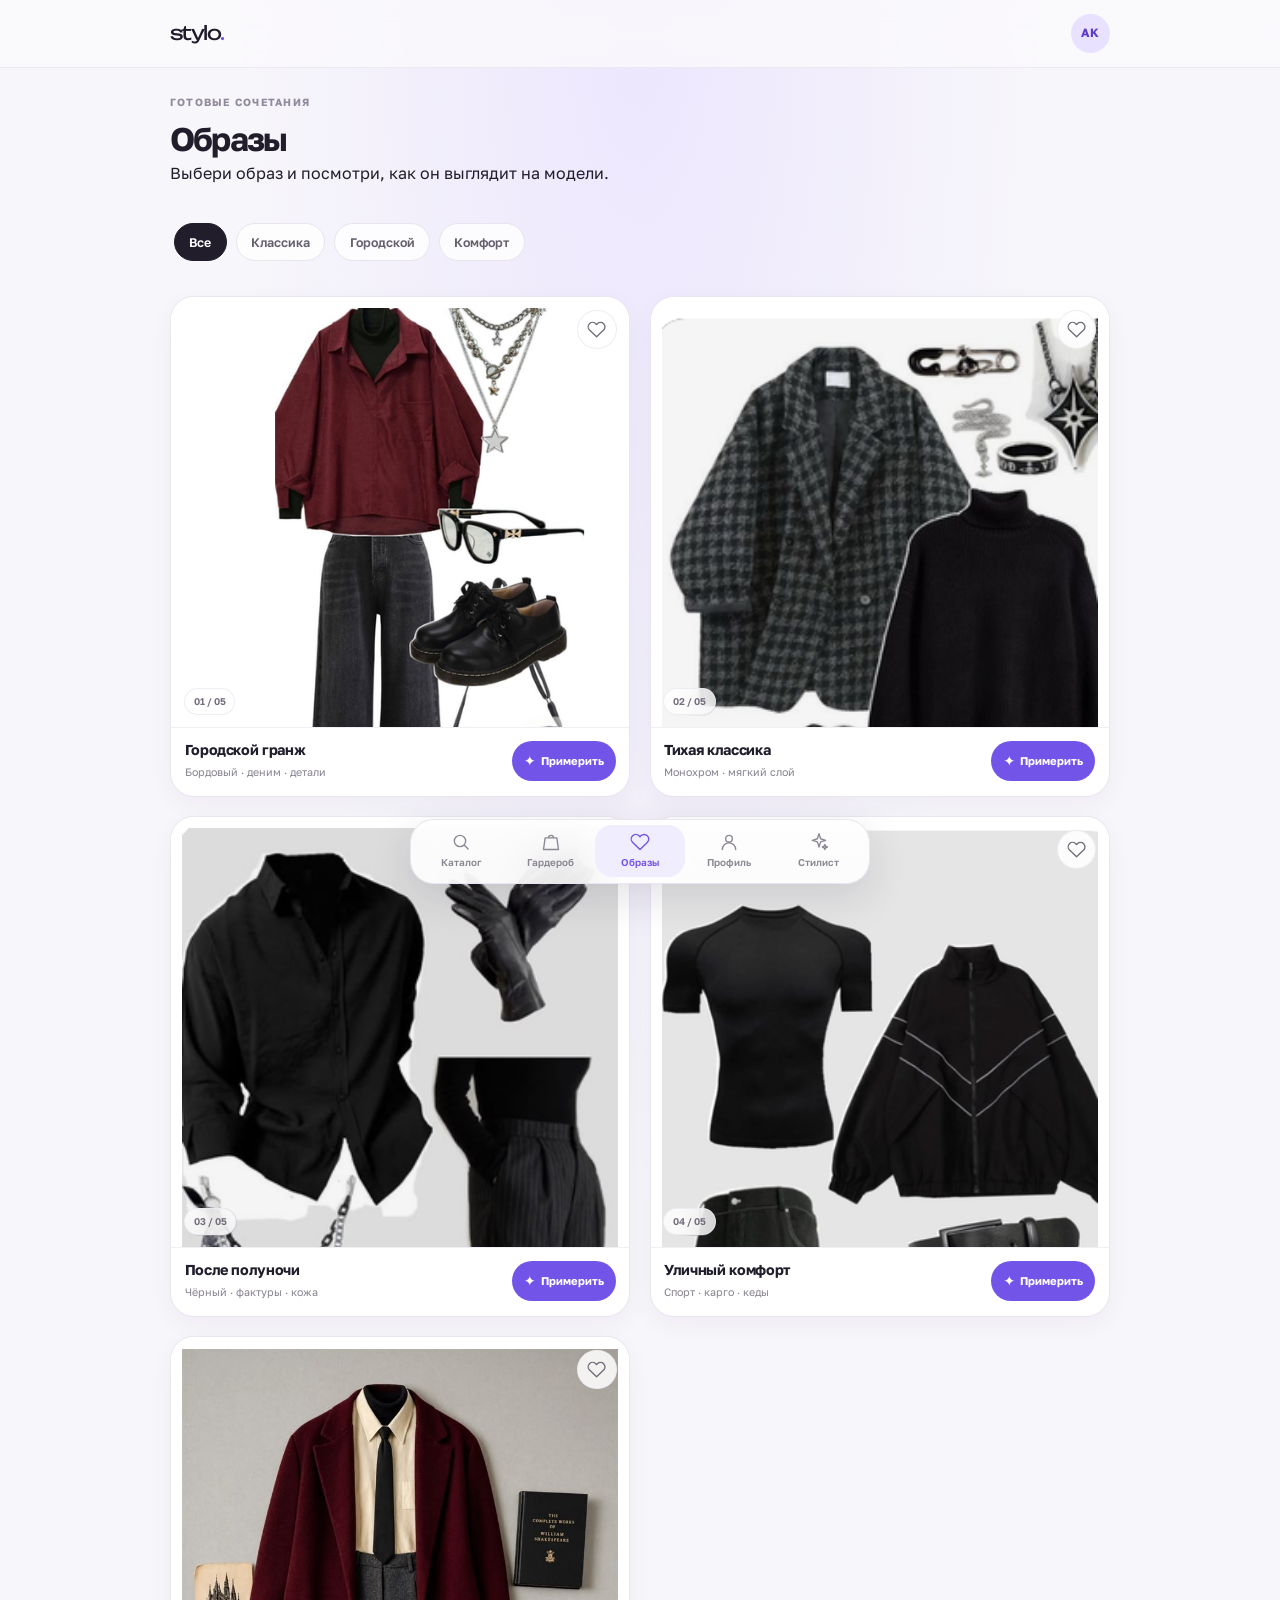
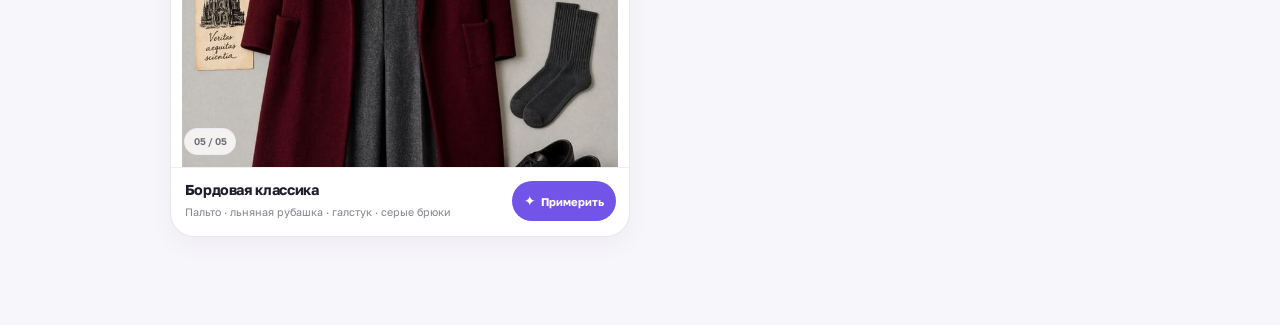
<file: outfit-studio.html>
<!doctype html>
<html lang="ru">
  <head>
    <meta charset="utf-8">
    <meta name="viewport" content="width=device-width, initial-scale=1, viewport-fit=cover">
    <meta name="theme-color" content="#f7f6fa">
    <meta name="description" content="Подборка готовых образов и примерка Stylo.">
    <title>Образы — Stylo</title>
    <link rel="preconnect" href="https://fonts.googleapis.com">
    <link rel="preconnect" href="https://fonts.gstatic.com" crossorigin>
    <link href="https://fonts.googleapis.com/css2?family=Golos+Text:wght@400;500;600;700&family=Unbounded:wght@500;600&display=swap" rel="stylesheet">
    <link href="https://cdn.jsdelivr.net/npm/bootstrap@5.3.3/dist/css/bootstrap.min.css" rel="stylesheet">
    <link href="assets/css/styles.css?v=stylist-chat-1" rel="stylesheet">
  </head>
  <body class="app-page">
    <a class="skip" href="#main">К содержимому</a>
    <header class="app-header">
      <a class="app-wordmark" href="index.html">stylo<span>.</span></a>
      <a class="header-profile" href="style-profile.html" aria-label="Открыть профиль">AK</a>
    </header>

    <main id="main" class="app-shell">
      <section class="app-intro">
        <p class="eyebrow">ГОТОВЫЕ СОЧЕТАНИЯ</p>
        <h1>Образы</h1>
        <p class="app-subtitle">Выбери образ и посмотри, как он выглядит на модели.</p>
      </section>

      <div class="filter-rail" role="group" aria-label="Фильтр образов">
        <button class="filter-chip is-selected" type="button" data-filter="all" aria-pressed="true">Все</button>
        <button class="filter-chip" type="button" data-filter="classic" aria-pressed="false">Классика</button>
        <button class="filter-chip" type="button" data-filter="street" aria-pressed="false">Городской</button>
        <button class="filter-chip" type="button" data-filter="sport" aria-pressed="false">Комфорт</button>
      </div>

      <section class="look-grid" id="look-grid" aria-label="Подборка образов">
        <article class="look-card" data-look="burgundy" data-style="street">
          <div class="look-image-wrap">
            <img class="look-image" src="assets/images/looks/burgundy-street.png" alt="Бордовая рубашка, деним и городские детали" loading="lazy">
            <button class="look-favorite" type="button" aria-pressed="false" aria-label="Добавить образ в избранное">
              <svg viewBox="0 0 24 24" aria-hidden="true"><path d="M20.8 4.6a5.5 5.5 0 0 0-7.8 0L12 5.7l-1.1-1.1a5.5 5.5 0 0 0-7.8 7.8l1.1 1.1L12 21l7.8-7.5 1.1-1.1a5.5 5.5 0 0 0-.1-7.8Z"/></svg>
            </button>
            <span class="look-number">01 / 05</span>
          </div>
          <div class="look-info"><div><h2>Городской гранж</h2><p>Бордовый · деним · детали</p></div><button class="try-on-button" type="button" data-tryon="burgundy"><span aria-hidden="true">✦</span> Примерить</button></div>
        </article>
        <article class="look-card" data-look="monochrome" data-style="classic">
          <div class="look-image-wrap">
            <img class="look-image" src="assets/images/looks/monochrome-classic.png" alt="Монохромный образ в мягких слоях" loading="lazy">
            <button class="look-favorite" type="button" aria-pressed="false" aria-label="Добавить образ в избранное">
              <svg viewBox="0 0 24 24" aria-hidden="true"><path d="M20.8 4.6a5.5 5.5 0 0 0-7.8 0L12 5.7l-1.1-1.1a5.5 5.5 0 0 0-7.8 7.8l1.1 1.1L12 21l7.8-7.5 1.1-1.1a5.5 5.5 0 0 0-.1-7.8Z"/></svg>
            </button>
            <span class="look-number">02 / 05</span>
          </div>
          <div class="look-info"><div><h2>Тихая классика</h2><p>Монохром · мягкий слой</p></div><button class="try-on-button" type="button" data-tryon="monochrome"><span aria-hidden="true">✦</span> Примерить</button></div>
        </article>
        <article class="look-card" data-look="noir" data-style="classic">
          <div class="look-image-wrap">
            <img class="look-image" src="assets/images/looks/black-editorial.png" alt="Чёрный образ с выразительными фактурами" loading="lazy">
            <button class="look-favorite" type="button" aria-pressed="false" aria-label="Добавить образ в избранное">
              <svg viewBox="0 0 24 24" aria-hidden="true"><path d="M20.8 4.6a5.5 5.5 0 0 0-7.8 0L12 5.7l-1.1-1.1a5.5 5.5 0 0 0-7.8 7.8l1.1 1.1L12 21l7.8-7.5 1.1-1.1a5.5 5.5 0 0 0-.1-7.8Z"/></svg>
            </button>
            <span class="look-number">03 / 05</span>
          </div>
          <div class="look-info"><div><h2>После полуночи</h2><p>Чёрный · фактуры · кожа</p></div><button class="try-on-button" type="button" data-tryon="noir"><span aria-hidden="true">✦</span> Примерить</button></div>
        </article>
        <article class="look-card" data-look="sport" data-style="sport">
          <div class="look-image-wrap">
            <img class="look-image" src="assets/images/looks/sport-urban.png" alt="Комфортный городской спортивный образ" loading="lazy">
            <button class="look-favorite" type="button" aria-pressed="false" aria-label="Добавить образ в избранное">
              <svg viewBox="0 0 24 24" aria-hidden="true"><path d="M20.8 4.6a5.5 5.5 0 0 0-7.8 0L12 5.7l-1.1-1.1a5.5 5.5 0 0 0-7.8 7.8l1.1 1.1L12 21l7.8-7.5 1.1-1.1a5.5 5.5 0 0 0-.1-7.8Z"/></svg>
            </button>
            <span class="look-number">04 / 05</span>
          </div>
          <div class="look-info"><div><h2>Уличный комфорт</h2><p>Спорт · карго · кеды</p></div><button class="try-on-button" type="button" data-tryon="sport"><span aria-hidden="true">✦</span> Примерить</button></div>
        </article>
        <article class="look-card" data-look="burgundyCoat" data-style="classic">
          <div class="look-image-wrap">
            <img class="look-image" src="assets/images/looks/burgundy-coat-set.jpg" alt="Образ с бордовым пальто, светлой рубашкой, галстуком и серыми брюками" loading="lazy">
            <button class="look-favorite" type="button" aria-pressed="false" aria-label="Добавить образ в избранное">
              <svg viewBox="0 0 24 24" aria-hidden="true"><path d="M20.8 4.6a5.5 5.5 0 0 0-7.8 0L12 5.7l-1.1-1.1a5.5 5.5 0 0 0-7.8 7.8l1.1 1.1L12 21l7.8-7.5 1.1-1.1a5.5 5.5 0 0 0-.1-7.8Z"/></svg>
            </button>
            <span class="look-number">05 / 05</span>
          </div>
          <div class="look-info"><div><h2>Бордовая классика</h2><p>Пальто · льняная рубашка · галстук · серые брюки</p></div><button class="try-on-button" type="button" data-tryon="burgundyCoat"><span aria-hidden="true">✦</span> Примерить</button></div>
        </article>
      </section>
      <p class="storage-status" id="favorite-status" role="status" aria-live="polite" hidden></p>
    </main>

    <nav class="app-tabs" aria-label="Разделы приложения">
      <a class="app-tab" href="index.html"><svg viewBox="0 0 24 24" aria-hidden="true"><circle cx="10.8" cy="10.8" r="6.8"/><path d="m16 16 4.5 4.5"/></svg><span>Каталог</span></a>
      <a class="app-tab" href="wardrobe.html"><svg viewBox="0 0 24 24" aria-hidden="true"><path d="M5 7h14l2 14H3L5 7ZM9 7a3 3 0 0 1 6 0"/></svg><span>Гардероб</span></a>
      <a class="app-tab" href="outfit-studio.html"><svg viewBox="0 0 24 24" aria-hidden="true"><path d="M20.8 4.6a5.5 5.5 0 0 0-7.8 0L12 5.7l-1.1-1.1a5.5 5.5 0 0 0-7.8 7.8l1.1 1.1L12 21l7.8-7.5 1.1-1.1a5.5 5.5 0 0 0-.1-7.8Z"/></svg><span>Образы</span></a>
      <a class="app-tab" href="style-profile.html"><svg viewBox="0 0 24 24" aria-hidden="true"><circle cx="12" cy="8" r="4"/><path d="M4 21a8 8 0 0 1 16 0"/></svg><span>Профиль</span></a>
      <a class="app-tab" href="stylist.html"><svg viewBox="0 0 24 24" aria-hidden="true"><path d="m12 2 1.9 6.1L20 10l-6.1 1.9L12 18l-1.9-6.1L4 10l6.1-1.9L12 2Z"/><path d="m19 15 .9 2.1L22 18l-2.1.9L19 21l-.9-2.1L16 18l2.1-.9L19 15Z"/></svg><span>Стилист</span></a>
    </nav>

    <dialog class="tryon-dialog" id="tryon-dialog" aria-labelledby="tryon-look-name">
      <div class="tryon-sheet">
        <div class="dialog-handle" aria-hidden="true"></div>
        <div class="tryon-header">
          <div><p class="eyebrow">ПРИМЕРКА</p><h2 id="tryon-look-name">Образ</h2></div>
          <button class="round-icon-button" type="button" data-close-tryon aria-label="Закрыть примерку">
            <svg viewBox="0 0 24 24" aria-hidden="true"><path d="m18 6-12 12M6 6l12 12"/></svg>
          </button>
        </div>
        <div class="tryon-photo-control">
          <label class="photo-pick" for="tryon-photo">Добавить фото</label>
          <input id="tryon-photo" type="file" accept="image/*" capture="user" hidden>
          <img id="tryon-photo-preview" alt="Выбранное фото" hidden>
          <p id="tryon-photo-status" role="status" aria-live="polite">Добавь фото человека.</p>
        </div>
        <button class="btn btn-primary tryon-generate" id="simulate-tryon" type="button" disabled>Сгенерировать образ</button>
        <div class="tryon-preview" id="tryon-result" hidden>
          <img class="tryon-result-image" id="tryon-result-image" alt="" hidden>
          <div class="tryon-avatar" id="tryon-avatar" hidden></div>
          <p id="tryon-result-caption"></p>
        </div>
        <button class="btn btn-outline-primary tryon-done" type="button" data-close-tryon>Закрыть</button>
      </div>
    </dialog>

    <script src="assets/js/app.js?v=tryon-results-2"></script>
  </body>
</html>
</file>
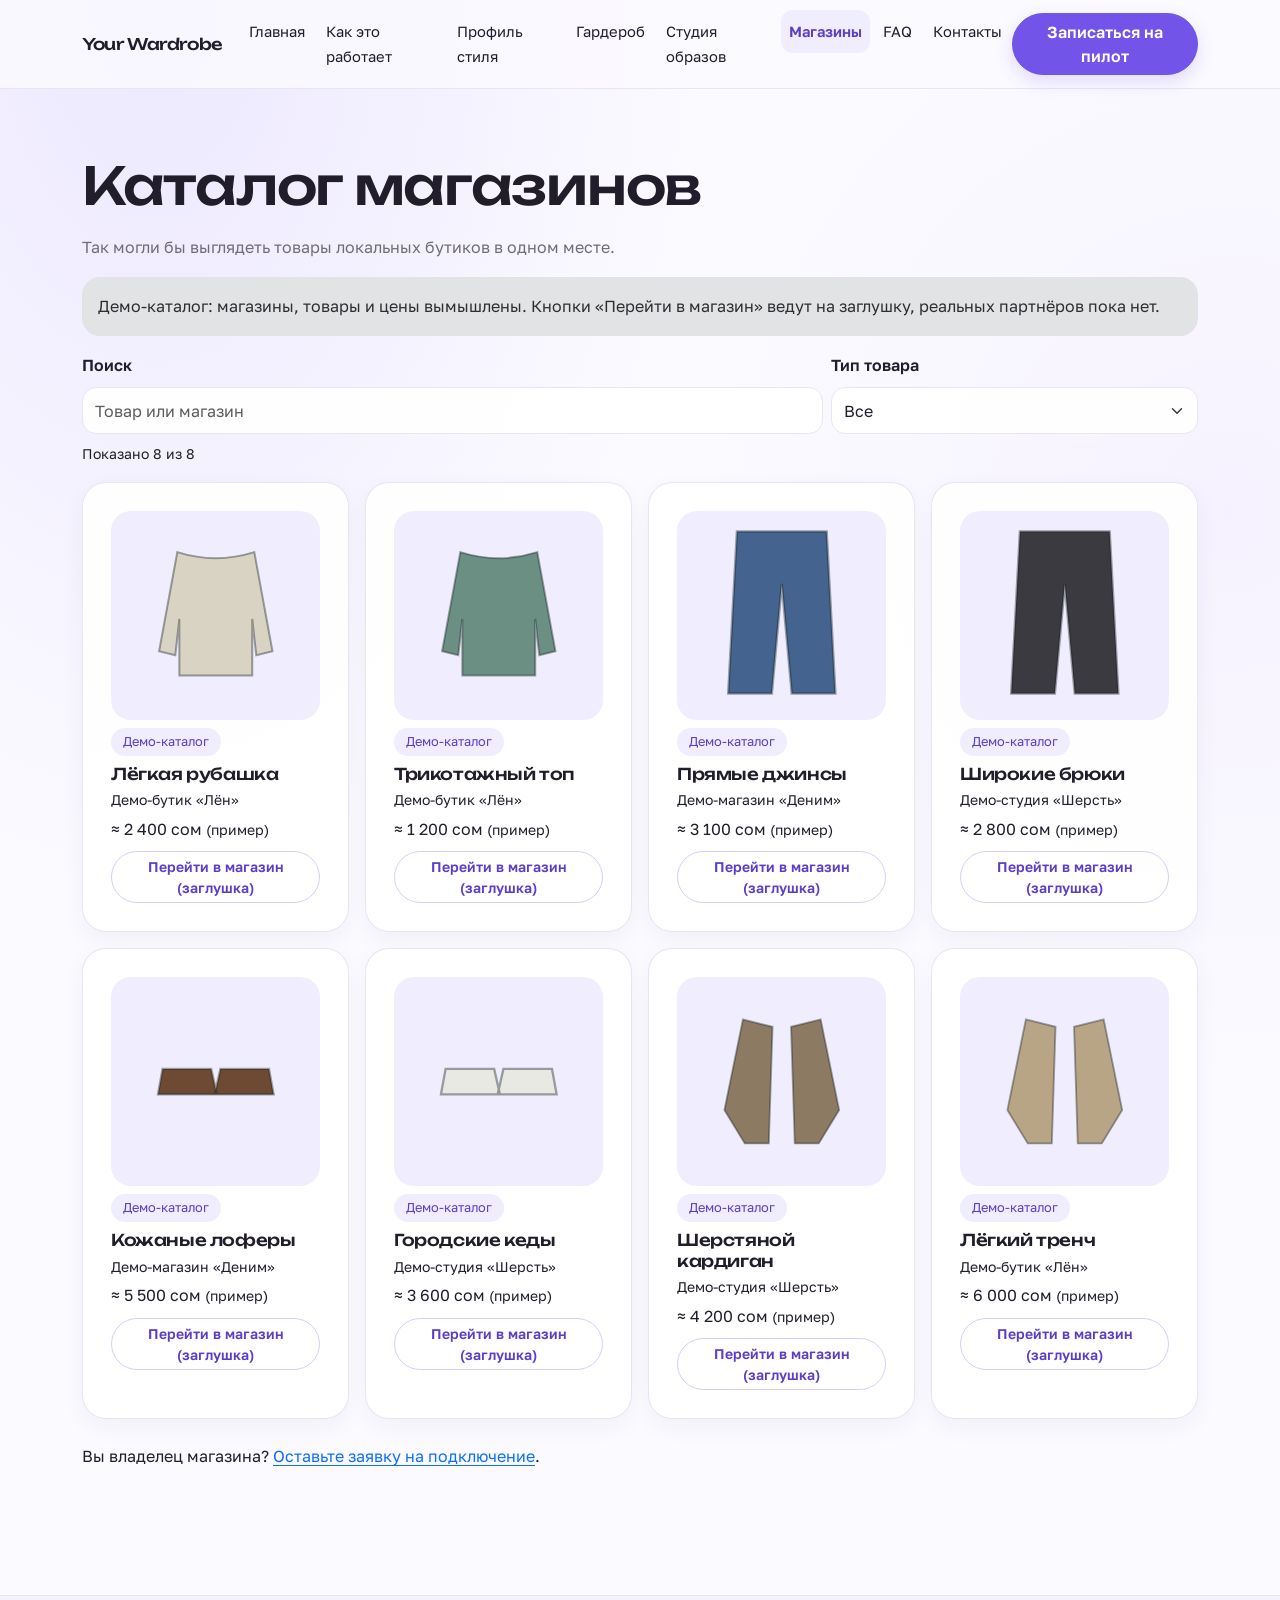
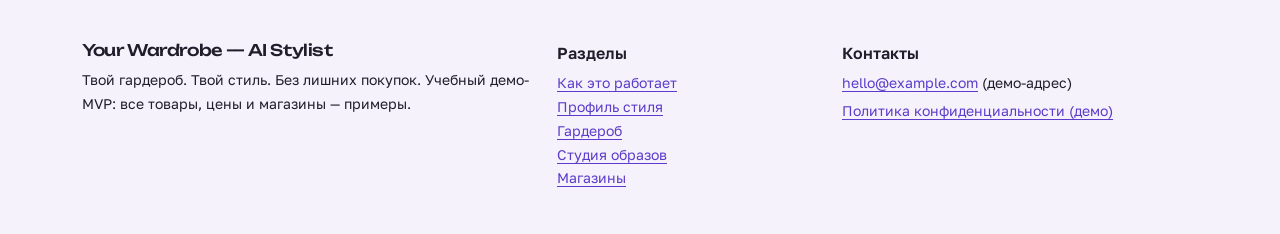
<file: shops.html>
<!DOCTYPE html>
<html lang="ru"><head><meta charset="utf-8"><meta name="viewport" content="width=device-width, initial-scale=1">
<title>Магазины | Your Wardrobe</title>
<meta name="description" content="Your Wardrobe — AI Stylist: демонстрационный MVP цифрового гардероба и сборки образов.">
<link rel="preconnect" href="https://fonts.googleapis.com"><link rel="preconnect" href="https://fonts.gstatic.com" crossorigin>
<link href="https://fonts.googleapis.com/css2?family=Golos+Text:wght@400;600&family=Unbounded:wght@500&display=swap" rel="stylesheet">
<link href="https://cdn.jsdelivr.net/npm/bootstrap@5.3.3/dist/css/bootstrap.min.css" rel="stylesheet">
<link href="assets/css/styles.css" rel="stylesheet"></head>
<body><a class="skip" href="#main">К содержимому</a>
<header><nav class="navbar navbar-expand-xl fixed-top" aria-label="Основная навигация"><div class="container">
<a class="navbar-brand brand" href="index.html">Your Wardrobe</a>
<button class="navbar-toggler" type="button" data-bs-toggle="collapse" data-bs-target="#nav" aria-controls="nav" aria-expanded="false" aria-label="Открыть меню"><span class="navbar-toggler-icon"></span></button>
<div class="collapse navbar-collapse" id="nav"><ul class="navbar-nav me-auto"><li class="nav-item"><a class="nav-link" href="index.html">Главная</a></li><li class="nav-item"><a class="nav-link" href="how-it-works.html">Как это работает</a></li><li class="nav-item"><a class="nav-link" href="style-profile.html">Профиль стиля</a></li><li class="nav-item"><a class="nav-link" href="wardrobe.html">Гардероб</a></li><li class="nav-item"><a class="nav-link" href="outfit-studio.html">Студия образов</a></li><li class="nav-item"><a class="nav-link active" href="shops.html" aria-current="page">Магазины</a></li><li class="nav-item"><a class="nav-link" href="faq.html">FAQ</a></li><li class="nav-item"><a class="nav-link" href="contact.html">Контакты</a></li></ul>
<a class="btn btn-primary" href="join.html">Записаться на пилот</a></div></div></nav></header>
<main id="main"><section class="section"><div class="container"><h1>Каталог магазинов</h1><p class="mt-3">Так могли бы выглядеть товары локальных бутиков в одном месте.</p>
<div class="alert alert-secondary" id="demo-note" role="note">Демо-каталог: магазины, товары и цены вымышлены. Кнопки «Перейти в магазин» ведут на заглушку, реальных партнёров пока нет.</div><noscript><div class="alert alert-warning">Для этой функции нужен JavaScript. Включите его в браузере, чтобы попробовать демо.</div></noscript>
<div class="row g-2 mb-2"><div class="col-md-8"><label class="form-label" for="sq">Поиск</label><input id="sq" type="search" class="form-control" placeholder="Товар или магазин"></div>
<div class="col-md-4"><label class="form-label" for="scat">Тип товара</label><select id="scat" class="form-select"><option value="">Все</option><option value="top">Верх</option><option value="bottom">Низ</option><option value="shoes">Обувь</option><option value="layer">Верхний слой</option></select></div></div>
<p id="scount" class="small" aria-live="polite"></p><div id="sgrid" class="row g-3"></div><p id="sempty" class="card-y mt-3" role="status" hidden>Ничего не найдено. Измените запрос или тип товара.</p>
<p class="mt-4">Вы владелец магазина? <a href="contact.html#partner">Оставьте заявку на подключение</a>.</p></div></section></main>
<footer><div class="container"><div class="row g-4">
<div class="col-md-5"><p class="brand mb-2">Your Wardrobe — AI Stylist</p><p class="small">Твой гардероб. Твой стиль. Без лишних покупок. Учебный демо-MVP: все товары, цены и магазины — примеры.</p></div>
<div class="col-6 col-md-3"><p class="fw-semibold mb-1">Разделы</p><ul class="list-unstyled small mb-0"><li><a href="how-it-works.html">Как это работает</a></li><li><a href="style-profile.html">Профиль стиля</a></li><li><a href="wardrobe.html">Гардероб</a></li><li><a href="outfit-studio.html">Студия образов</a></li><li><a href="shops.html">Магазины</a></li></ul></div>
<div class="col-6 col-md-4"><p class="fw-semibold mb-1">Контакты</p><p class="small mb-1"><a href="mailto:hello@example.com">hello@example.com</a> (демо-адрес)</p><p class="small mb-0"><a href="faq.html#privacy">Политика конфиденциальности (демо)</a></p></div>
</div></div></footer>
<script src="https://cdn.jsdelivr.net/npm/bootstrap@5.3.3/dist/js/bootstrap.bundle.min.js"></script>
<script src="assets/js/main.js"></script></body></html>
</file>
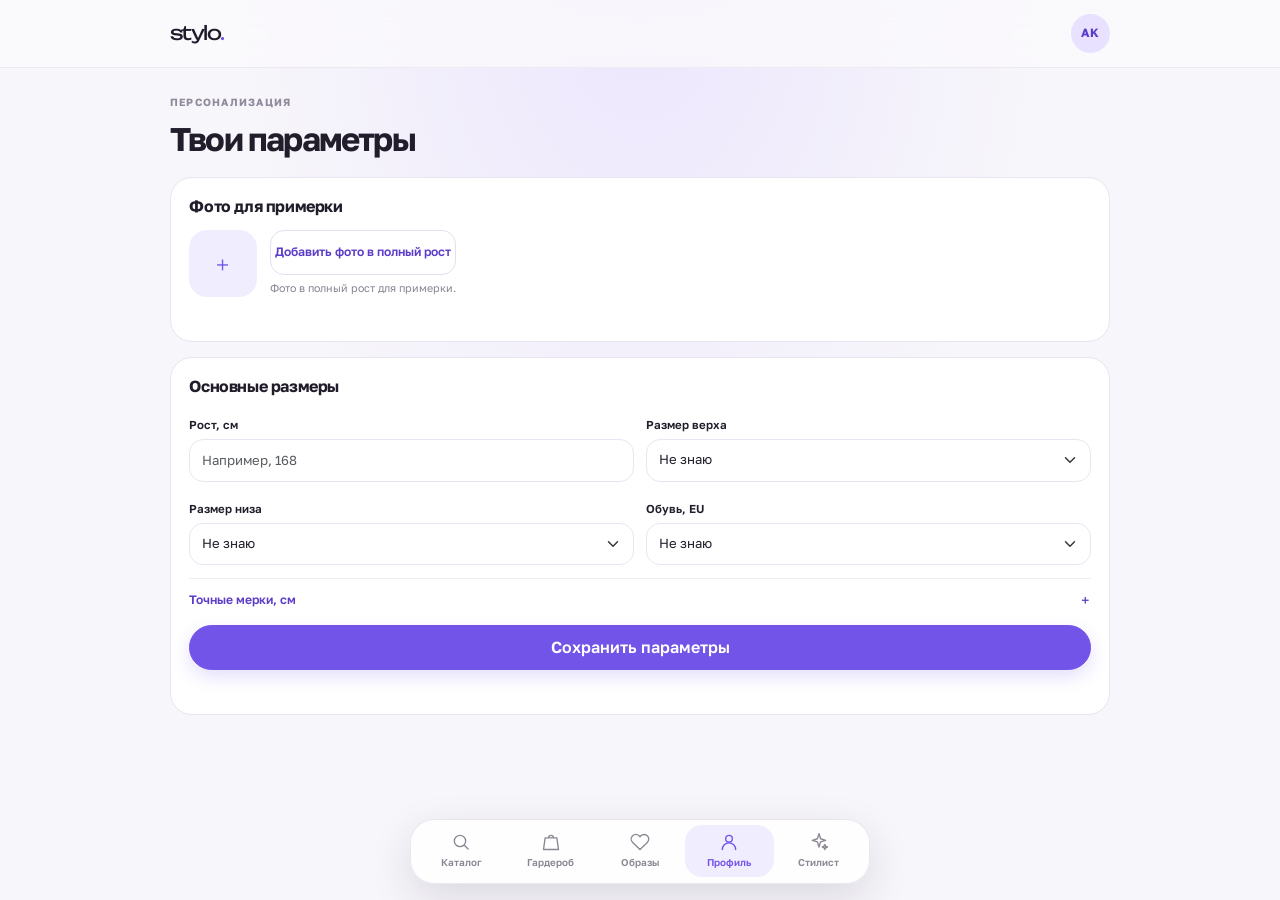
<file: style-profile.html>
<!doctype html>
<html lang="ru">
  <head>
    <meta charset="utf-8">
    <meta name="viewport" content="width=device-width, initial-scale=1, viewport-fit=cover">
    <meta name="theme-color" content="#f7f6fa">
    <title>Профиль — Stylo</title>
    <link rel="preconnect" href="https://fonts.googleapis.com">
    <link rel="preconnect" href="https://fonts.gstatic.com" crossorigin>
    <link href="https://fonts.googleapis.com/css2?family=Golos+Text:wght@400;500;600;700&family=Unbounded:wght@500;600&display=swap" rel="stylesheet">
    <link href="https://cdn.jsdelivr.net/npm/bootstrap@5.3.3/dist/css/bootstrap.min.css" rel="stylesheet">
    <link href="assets/css/styles.css?v=stylist-chat-1" rel="stylesheet">
  </head>
  <body class="app-page">
    <a class="skip" href="#main">К содержимому</a>
    <header class="app-header">
      <a class="app-wordmark" href="index.html">stylo<span>.</span></a>
      <a class="header-profile" id="header-profile" href="style-profile.html" aria-label="Открыть профиль">AK</a>
    </header>

    <main id="main" class="app-shell profile-shell">
      <section class="app-intro">
        <p class="eyebrow">ПЕРСОНАЛИЗАЦИЯ</p>
        <h1>Твои параметры</h1>
      </section>

      <form id="measurements-form">
        <section class="profile-card" aria-labelledby="photo-title">
          <h2 id="photo-title">Фото для примерки</h2>
          <div class="profile-photo-row">
            <div class="profile-photo-preview" id="profile-photo-preview" aria-hidden="true">＋</div>
            <div>
              <label class="photo-pick" for="profile-photo">Добавить фото в полный рост</label>
              <input id="profile-photo" type="file" accept="image/*" capture="user" hidden>
              <p>Фото в полный рост для примерки.</p>
            </div>
          </div>
          <p class="profile-status" id="photo-status" role="status" aria-live="polite"></p>
        </section>

        <section class="profile-card" aria-labelledby="basic-size-title">
          <h2 id="basic-size-title">Основные размеры</h2>
          <div class="profile-grid">
            <div>
              <label class="form-label" for="profile-height">Рост, см</label>
              <input class="form-control" id="profile-height" name="height" type="number" min="100" max="230" inputmode="numeric" placeholder="Например, 168">
            </div>
            <div>
              <label class="form-label" for="profile-top-size">Размер верха</label>
              <select class="form-select" id="profile-top-size" name="topSize">
                <option value="">Не знаю</option><option>XS</option><option>S</option><option>M</option><option>L</option><option>XL</option><option>XXL</option><option>3XL</option>
              </select>
            </div>
            <div>
              <label class="form-label" for="profile-bottom-size">Размер низа</label>
              <select class="form-select" id="profile-bottom-size" name="bottomSize">
                <option value="">Не знаю</option><option>XS</option><option>S</option><option>M</option><option>L</option><option>XL</option><option>XXL</option><option>3XL</option>
              </select>
            </div>
            <div>
              <label class="form-label" for="profile-shoe-size">Обувь, EU</label>
              <select class="form-select" id="profile-shoe-size" name="shoeSize">
                <option value="">Не знаю</option>
                <option>35</option><option>36</option><option>37</option><option>38</option><option>39</option><option>40</option><option>41</option><option>42</option><option>43</option><option>44</option><option>45</option>
              </select>
            </div>
          </div>
          <button class="advanced-toggle" type="button" id="advanced-toggle" aria-expanded="false" aria-controls="advanced-measurements">
            <span>Точные мерки, см</span><span aria-hidden="true">＋</span>
          </button>
          <div class="advanced-measurements profile-grid" id="advanced-measurements" hidden>
            <div><label class="form-label" for="profile-chest">Обхват груди</label><input class="form-control" id="profile-chest" name="chest" type="number" min="50" max="180" inputmode="numeric" placeholder="см"></div>
            <div><label class="form-label" for="profile-waist">Талия</label><input class="form-control" id="profile-waist" name="waist" type="number" min="40" max="160" inputmode="numeric" placeholder="см"></div>
            <div><label class="form-label" for="profile-hips">Бёдра</label><input class="form-control" id="profile-hips" name="hips" type="number" min="50" max="180" inputmode="numeric" placeholder="см"></div>
            <div><label class="form-label" for="profile-inseam">Длина ноги по внутреннему шву</label><input class="form-control" id="profile-inseam" name="inseam" type="number" min="45" max="120" inputmode="numeric" placeholder="см"></div>
            <div><label class="form-label" for="profile-shoulders">Ширина плеч</label><input class="form-control" id="profile-shoulders" name="shoulders" type="number" min="25" max="70" inputmode="numeric" placeholder="см"></div>
            <div><label class="form-label" for="profile-sleeve">Длина рукава</label><input class="form-control" id="profile-sleeve" name="sleeve" type="number" min="35" max="90" inputmode="numeric" placeholder="см"></div>
          </div>
          <button class="btn btn-primary profile-save" type="submit">Сохранить параметры</button>
          <p class="profile-status" id="profile-status" role="status" aria-live="polite"></p>
        </section>
      </form>
    </main>

    <nav class="app-tabs" aria-label="Разделы приложения">
      <a class="app-tab" href="index.html"><svg viewBox="0 0 24 24" aria-hidden="true"><circle cx="10.8" cy="10.8" r="6.8"/><path d="m16 16 4.5 4.5"/></svg><span>Каталог</span></a>
      <a class="app-tab" href="wardrobe.html"><svg viewBox="0 0 24 24" aria-hidden="true"><path d="M5 7h14l2 14H3L5 7ZM9 7a3 3 0 0 1 6 0"/></svg><span>Гардероб</span></a>
      <a class="app-tab" href="outfit-studio.html"><svg viewBox="0 0 24 24" aria-hidden="true"><path d="M20.8 4.6a5.5 5.5 0 0 0-7.8 0L12 5.7l-1.1-1.1a5.5 5.5 0 0 0-7.8 7.8l1.1 1.1L12 21l7.8-7.5 1.1-1.1a5.5 5.5 0 0 0-.1-7.8Z"/></svg><span>Образы</span></a>
      <a class="app-tab is-active" href="style-profile.html" aria-current="page"><svg viewBox="0 0 24 24" aria-hidden="true"><circle cx="12" cy="8" r="4"/><path d="M4 21a8 8 0 0 1 16 0"/></svg><span>Профиль</span></a>
      <a class="app-tab" href="stylist.html"><svg viewBox="0 0 24 24" aria-hidden="true"><path d="m12 2 1.9 6.1L20 10l-6.1 1.9L12 18l-1.9-6.1L4 10l6.1-1.9L12 2Z"/><path d="m19 15 .9 2.1L22 18l-2.1.9L19 21l-.9-2.1L16 18l2.1-.9L19 15Z"/></svg><span>Стилист</span></a>
    </nav>
    <script src="assets/js/app.js?v=tryon-results-2"></script>
  </body>
</html>
</file>
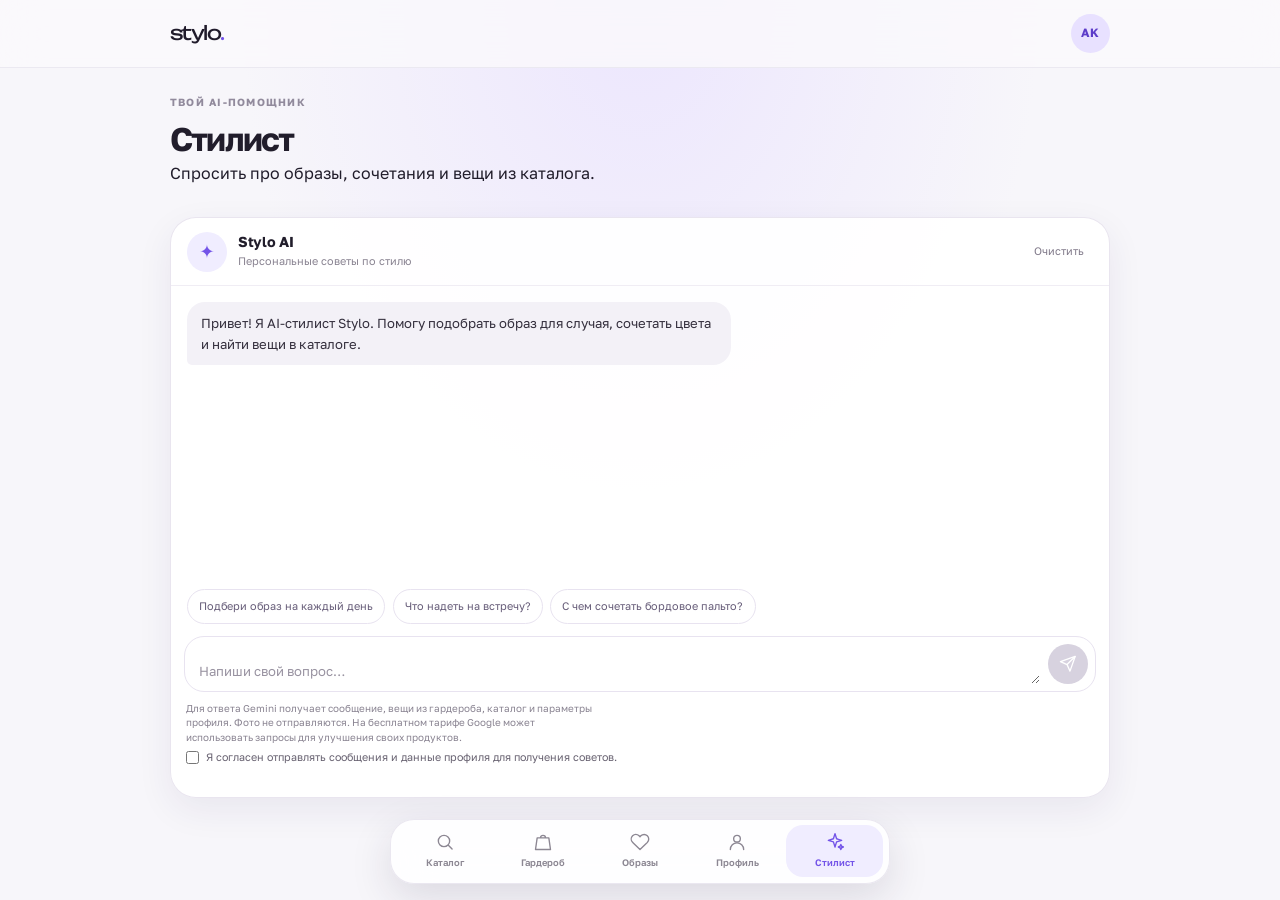
<file: stylist.html>
<!doctype html>
<html lang="ru">
  <head>
    <meta charset="utf-8">
    <meta name="viewport" content="width=device-width, initial-scale=1, viewport-fit=cover">
    <meta name="theme-color" content="#f7f6fa">
    <meta name="description" content="Персональные советы стилиста Stylo по твоим вещам и образам.">
    <title>Стилист — Stylo</title>
    <link rel="preconnect" href="https://fonts.googleapis.com">
    <link rel="preconnect" href="https://fonts.gstatic.com" crossorigin>
    <link href="https://fonts.googleapis.com/css2?family=Golos+Text:wght@400;500;600;700&family=Unbounded:wght@500;600&display=swap" rel="stylesheet">
    <link href="https://cdn.jsdelivr.net/npm/bootstrap@5.3.3/dist/css/bootstrap.min.css" rel="stylesheet">
    <link href="assets/css/styles.css?v=stylist-chat-1" rel="stylesheet">
  </head>
  <body class="app-page stylist-page">
    <a class="skip" href="#main">К содержимому</a>
    <header class="app-header">
      <a class="app-wordmark" href="index.html">stylo<span>.</span></a>
      <a class="header-profile" href="style-profile.html" aria-label="Открыть профиль">AK</a>
    </header>

    <main id="main" class="app-shell stylist-shell">
      <section class="app-intro stylist-intro">
        <p class="eyebrow">ТВОЙ AI-ПОМОЩНИК</p>
        <h1>Стилист</h1>
        <p class="app-subtitle">Спросить про образы, сочетания и вещи из каталога.</p>
      </section>

      <section class="stylist-chat" aria-label="Чат со стилистом">
        <div class="stylist-chat-heading">
          <div class="stylist-avatar" aria-hidden="true">✦</div>
          <div><h2>Stylo AI</h2><p>Персональные советы по стилю</p></div>
          <button class="stylist-clear" id="stylist-clear" type="button">Очистить</button>
        </div>
        <div class="stylist-messages" id="stylist-messages" role="log" aria-live="polite" aria-relevant="additions text"></div>
        <div class="stylist-suggestions" id="stylist-suggestions" aria-label="Примеры вопросов">
          <button type="button">Подбери образ на каждый день</button>
          <button type="button">Что надеть на встречу?</button>
          <button type="button">С чем сочетать бордовое пальто?</button>
        </div>
        <form class="stylist-composer" id="stylist-form">
          <label class="visually-hidden" for="stylist-input">Сообщение стилисту</label>
          <textarea id="stylist-input" rows="1" maxlength="1200" placeholder="Напиши свой вопрос…" required></textarea>
          <button id="stylist-send" type="submit" aria-label="Отправить сообщение" disabled>
            <svg viewBox="0 0 24 24" aria-hidden="true"><path d="M22 2 11 13"/><path d="m22 2-7 20-4-9-9-4Z"/></svg>
          </button>
        </form>
        <p class="stylist-privacy">Для ответа Gemini получает сообщение, вещи из гардероба, каталог и параметры профиля. Фото не отправляются. На бесплатном тарифе Google может использовать запросы для улучшения своих продуктов.</p>
        <label class="stylist-consent"><input id="stylist-consent" type="checkbox"> Я согласен отправлять сообщения и данные профиля для получения советов.</label>
        <p class="stylist-status" id="stylist-status" role="status" aria-live="polite"></p>
      </section>
    </main>

    <nav class="app-tabs" aria-label="Разделы приложения">
      <a class="app-tab" href="index.html"><svg viewBox="0 0 24 24" aria-hidden="true"><circle cx="10.8" cy="10.8" r="6.8"/><path d="m16 16 4.5 4.5"/></svg><span>Каталог</span></a>
      <a class="app-tab" href="wardrobe.html"><svg viewBox="0 0 24 24" aria-hidden="true"><path d="M5 7h14l2 14H3L5 7ZM9 7a3 3 0 0 1 6 0"/></svg><span>Гардероб</span></a>
      <a class="app-tab" href="outfit-studio.html"><svg viewBox="0 0 24 24" aria-hidden="true"><path d="M20.8 4.6a5.5 5.5 0 0 0-7.8 0L12 5.7l-1.1-1.1a5.5 5.5 0 0 0-7.8 7.8l1.1 1.1L12 21l7.8-7.5a11 11 0 0 0 1.1-1.1 5.5 5.5 0 0 0-.1-7.8Z"/></svg><span>Образы</span></a>
      <a class="app-tab" href="style-profile.html"><svg viewBox="0 0 24 24" aria-hidden="true"><circle cx="12" cy="8" r="4"/><path d="M4 21a8 8 0 0 1 16 0"/></svg><span>Профиль</span></a>
      <a class="app-tab is-active" href="stylist.html" aria-current="page"><svg viewBox="0 0 24 24" aria-hidden="true"><path d="m12 2 1.9 6.1L20 10l-6.1 1.9L12 18l-1.9-6.1L4 10l6.1-1.9L12 2Z"/><path d="m19 15 .9 2.1L22 18l-2.1.9L19 21l-.9-2.1L16 18l2.1-.9L19 15Z"/></svg><span>Стилист</span></a>
    </nav>

    <script src="assets/js/stylist-config.js?v=stylist-chat-1"></script>
    <script src="assets/js/stylist.js?v=stylist-chat-2"></script>
  </body>
</html>
</file>
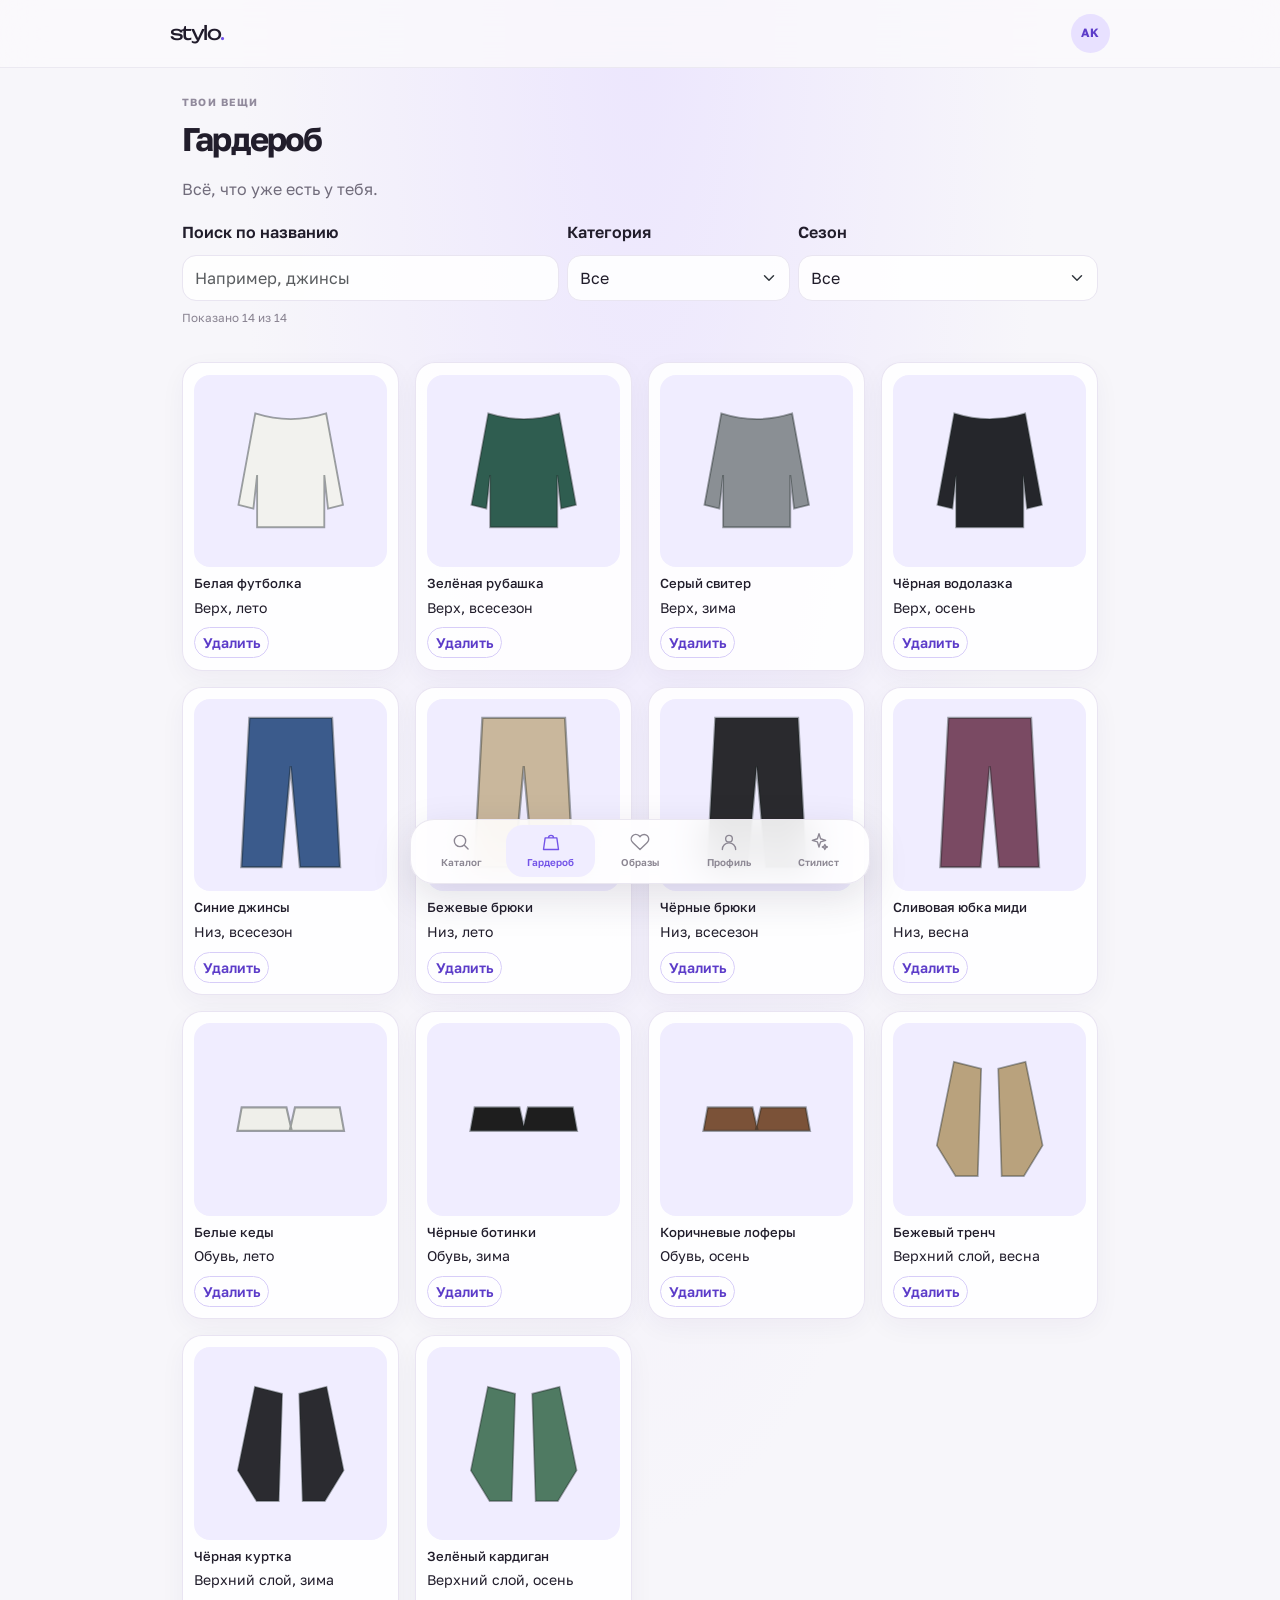
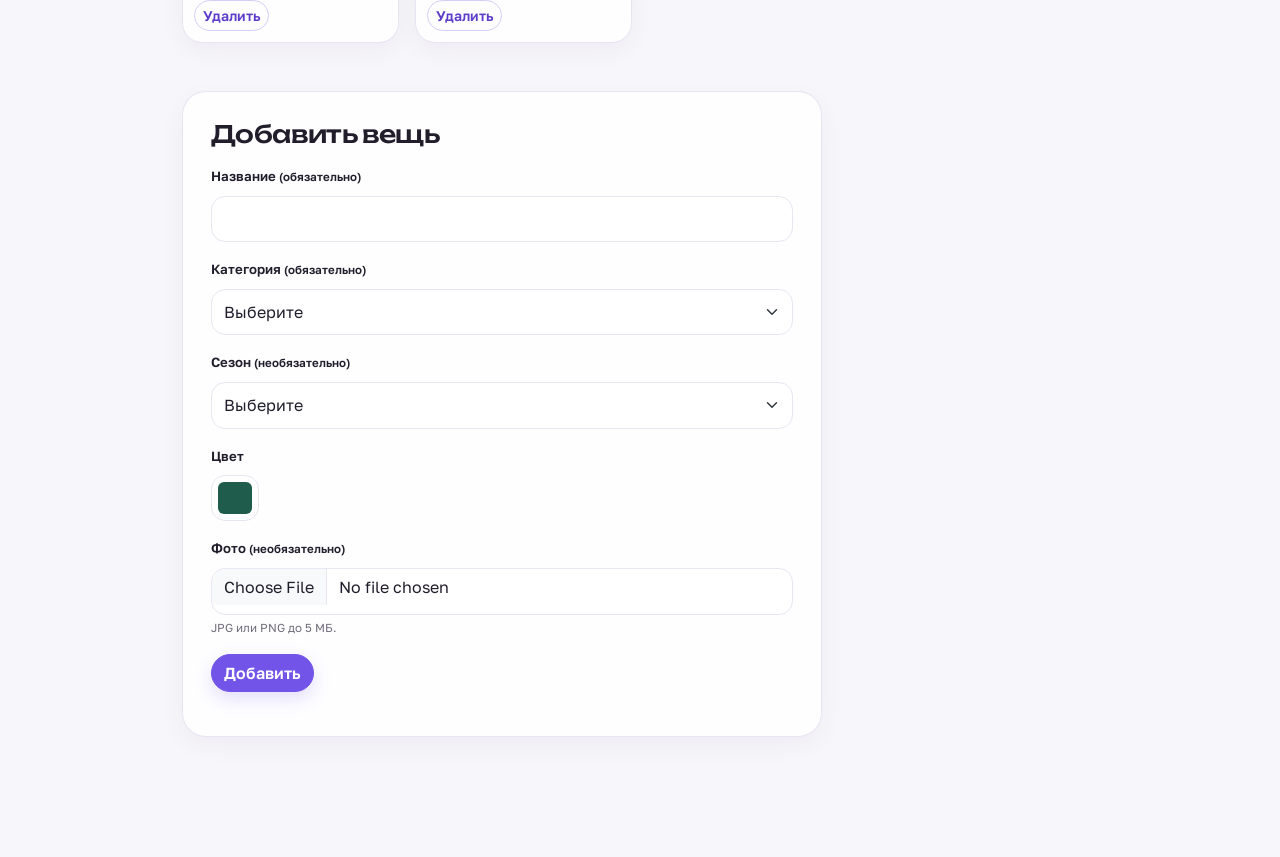
<file: wardrobe.html>
<!DOCTYPE html>
<html lang="ru"><head><meta charset="utf-8"><meta name="viewport" content="width=device-width, initial-scale=1">
<title>Гардероб — Stylo</title>
<meta name="description" content="Сохраняй вещи в гардероб, ищи и фильтруй их по категориям и сезонам.">
<link rel="preconnect" href="https://fonts.googleapis.com"><link rel="preconnect" href="https://fonts.gstatic.com" crossorigin>
<link href="https://fonts.googleapis.com/css2?family=Golos+Text:wght@400;600&family=Unbounded:wght@500&display=swap" rel="stylesheet">
<link href="https://cdn.jsdelivr.net/npm/bootstrap@5.3.3/dist/css/bootstrap.min.css" rel="stylesheet">
<link href="assets/css/styles.css?v=stylist-chat-1" rel="stylesheet"></head>
<body class="app-page"><a class="skip" href="#main">К содержимому</a>
<header class="app-header"><a class="app-wordmark" href="index.html">stylo<span>.</span></a><a class="header-profile" href="style-profile.html" aria-label="Открыть профиль">AK</a></header>
<main id="main"><section class="section"><div class="container app-shell"><p class="eyebrow">ТВОИ ВЕЩИ</p><h1>Гардероб</h1><p class="mt-3">Всё, что уже есть у тебя.</p><noscript><div class="alert alert-warning">Для этой функции нужен JavaScript. Включите его в браузере.</div></noscript>
<div class="row g-2 mb-2"><div class="col-md-5"><label class="form-label" for="wq">Поиск по названию</label><input id="wq" type="search" class="form-control" placeholder="Например, джинсы"></div>
<div class="col-6 col-md-3"><label class="form-label" for="wcat">Категория</label><select id="wcat" class="form-select"><option value="">Все</option><option value="top">Верх</option><option value="bottom">Низ</option><option value="shoes">Обувь</option><option value="layer">Верхний слой</option></select></div>
<div class="col-6 col-md-4"><label class="form-label" for="wseason">Сезон</label><select id="wseason" class="form-select"><option value="">Все</option><option>весна</option><option>лето</option><option>осень</option><option>зима</option></select></div></div>
<p id="wcount" class="small" aria-live="polite"></p><p id="w-storage-status" class="profile-status" role="status" aria-live="polite"></p><div id="wgrid" class="row g-3"></div><p id="wempty" class="card-y mt-3" role="status" hidden></p>
<div class="card-y mt-5" style="max-width:640px"><h2 class="h4 mb-3">Добавить вещь</h2>
<form id="add-form" data-validate novalidate data-success="вещь добавлена в гардероб."><div class="hp" aria-hidden="true"><label>Не заполняйте это поле <input type="text" name="website" tabindex="-1" autocomplete="off"></label></div><div class="mb-3"><label class="form-label" for="add-name">Название <span class="small">(обязательно)</span></label><input type="text" class="form-control" id="add-name" name="name" data-rule="required" aria-describedby="err-add-name" autocomplete="off"><div id="err-add-name" class="invalid-msg"></div></div><div class="mb-3"><label class="form-label" for="add-cat">Категория <span class="small">(обязательно)</span></label><select class="form-select" id="add-cat" name="cat" data-rule="required" aria-describedby="err-add-cat" ><option value="">Выберите</option><option value="top">Верх</option><option value="bottom">Низ</option><option value="shoes">Обувь</option><option value="layer">Верхний слой</option></select><div id="err-add-cat" class="invalid-msg"></div></div><div class="mb-3"><label class="form-label" for="add-season">Сезон <span class="small">(необязательно)</span></label><select class="form-select" id="add-season" name="season" data-rule="" aria-describedby="err-add-season" ><option value="">Выберите</option><option>весна</option><option>лето</option><option>осень</option><option>зима</option><option>всесезон</option></select><div id="err-add-season" class="invalid-msg"></div></div><div class="mb-3"><label class="form-label" for="add-color">Цвет</label><input type="color" class="form-control form-control-color" id="add-color" name="color" value="#1F5C4C"></div><div class="mb-3"><label class="form-label" for="add-photo">Фото <span class="small">(необязательно)</span></label><input type="file" class="form-control" id="add-photo" name="photo" data-rule="" aria-describedby="err-add-photo h-add-photo" accept="image/*"><div id="h-add-photo" class="form-text">JPG или PNG до 5 МБ.</div><div id="err-add-photo" class="invalid-msg"></div></div><button class="btn btn-primary" type="submit">Добавить</button><div class="status mt-3" role="status" aria-live="polite"></div></form></div></div></section></main>
<nav class="app-tabs" aria-label="Разделы приложения">
  <a class="app-tab" href="index.html"><svg viewBox="0 0 24 24" aria-hidden="true"><circle cx="10.8" cy="10.8" r="6.8"/><path d="m16 16 4.5 4.5"/></svg><span>Каталог</span></a>
  <a class="app-tab is-active" href="wardrobe.html" aria-current="page"><svg viewBox="0 0 24 24" aria-hidden="true"><path d="M5 7h14l2 14H3L5 7ZM9 7a3 3 0 0 1 6 0"/></svg><span>Гардероб</span></a>
  <a class="app-tab" href="outfit-studio.html"><svg viewBox="0 0 24 24" aria-hidden="true"><path d="M20.8 4.6a5.5 5.5 0 0 0-7.8 0L12 5.7l-1.1-1.1a5.5 5.5 0 0 0-7.8 7.8l1.1 1.1L12 21l7.8-7.5 1.1-1.1a5.5 5.5 0 0 0-.1-7.8Z"/></svg><span>Образы</span></a>
  <a class="app-tab" href="style-profile.html"><svg viewBox="0 0 24 24" aria-hidden="true"><circle cx="12" cy="8" r="4"/><path d="M4 21a8 8 0 0 1 16 0"/></svg><span>Профиль</span></a>
  <a class="app-tab" href="stylist.html"><svg viewBox="0 0 24 24" aria-hidden="true"><path d="m12 2 1.9 6.1L20 10l-6.1 1.9L12 18l-1.9-6.1L4 10l6.1-1.9L12 2Z"/><path d="m19 15 .9 2.1L22 18l-2.1.9L19 21l-.9-2.1L16 18l2.1-.9L19 15Z"/></svg><span>Стилист</span></a>
</nav>
<script src="assets/js/main.js"></script><script src="assets/js/app.js?v=tryon-results-2"></script></body></html>
</file>
<file: assets/css/styles.css>
/* Your Wardrobe — minimal violet design system */
:root {
  --bg: #fbfaff;
  --ink: #211d2b;
  --muted: #716c7b;
  --accent: #7354e8;
  --accent-dk: #5c3cc9;
  --soft: #f0edff;
  --line: #e9e5f1;
  --err: #a83246;
  --r: 24px;
  --shadow: 0 18px 48px rgba(48, 34, 91, .08);
  --bs-body-font-family: 'Golos Text', system-ui, sans-serif;
  --bs-body-bg: var(--bg);
  --bs-body-color: var(--ink);
  --bs-link-color: var(--accent-dk);
  --bs-link-hover-color: var(--accent);
  --bs-primary: var(--accent);
}

html {
  scroll-padding-top: 6rem;
  scroll-behavior: smooth;
}

body {
  min-height: 100vh;
  padding-top: 4.75rem;
  line-height: 1.7;
  background:
    radial-gradient(ellipse at 12% 0%, rgba(221, 212, 255, .48), transparent 34rem),
    radial-gradient(ellipse at 96% 28%, rgba(239, 232, 255, .46), transparent 32rem),
    var(--bg);
  animation: page-in .55s ease-out both;
}

h1, h2, h3, .brand {
  font-family: 'Unbounded', sans-serif;
  font-weight: 500;
  line-height: 1.25;
  letter-spacing: -.025em;
  overflow-wrap: break-word;
}

h1 { font-size: clamp(1.8rem, 5vw, 3.25rem); }
h2 { font-size: clamp(1.35rem, 3vw, 2rem); }
h3 { font-size: 1.02rem; }
p { max-width: 68ch; }
a { text-underline-offset: .2em; }

.skip {
  position: absolute;
  z-index: 2000;
  top: 0;
  left: -999px;
  padding: .65rem 1rem;
  border-radius: 0 0 14px 14px;
  background: #fff;
}
.skip:focus { left: 1rem; }

.navbar {
  border-bottom: 1px solid rgba(226, 221, 238, .72);
  background: rgba(251, 250, 255, .78);
  -webkit-backdrop-filter: saturate(180%) blur(20px);
  backdrop-filter: saturate(180%) blur(20px);
}

.brand {
  color: var(--ink);
  font-size: 1rem;
  text-decoration: none;
}
.brand:hover { color: var(--accent); }
.navbar .nav-link {
  margin: .15rem;
  padding: .55rem .7rem;
  border-radius: 12px;
  color: var(--ink);
  font-size: .92rem;
  transition: background-color .2s ease, color .2s ease;
}
.navbar .nav-link:hover { background: var(--soft); color: var(--accent-dk); }
.navbar .nav-link.active {
  background: var(--soft);
  color: var(--accent-dk);
  font-weight: 600;
  box-shadow: none;
}
.navbar-toggler { border: 0; border-radius: 12px; }
.navbar-toggler:focus { box-shadow: 0 0 0 .2rem rgba(115, 84, 232, .2); }

.btn {
  border-radius: 999px;
  font-weight: 600;
  transition: transform .2s ease, box-shadow .2s ease, background-color .2s ease;
}
.btn:hover { transform: translateY(-1px); }
.btn-primary {
  --bs-btn-bg: var(--accent);
  --bs-btn-border-color: var(--accent);
  --bs-btn-hover-bg: var(--accent-dk);
  --bs-btn-hover-border-color: var(--accent-dk);
  --bs-btn-active-bg: var(--accent-dk);
  --bs-btn-active-border-color: var(--accent-dk);
  --bs-btn-disabled-bg: var(--accent);
  --bs-btn-disabled-border-color: var(--accent);
  box-shadow: 0 7px 18px rgba(115, 84, 232, .19);
}
.btn-outline-primary {
  --bs-btn-color: var(--accent-dk);
  --bs-btn-border-color: #d7cdf8;
  --bs-btn-hover-color: #fff;
  --bs-btn-hover-bg: var(--accent);
  --bs-btn-hover-border-color: var(--accent);
  --bs-btn-active-bg: var(--accent-dk);
  --bs-btn-active-border-color: var(--accent-dk);
  --bs-btn-disabled-color: var(--accent);
  --bs-btn-disabled-border-color: #d7cdf8;
}
.btn-check:checked + .btn-outline-primary {
  color: #fff;
  background-color: var(--accent);
  border-color: var(--accent);
}

:focus-visible {
  outline: 3px solid rgba(115, 84, 232, .75);
  outline-offset: 3px;
}
.btn-check:focus-visible + .btn { outline: 3px solid var(--accent); outline-offset: 2px; }

.section { padding: clamp(2.5rem, 6vw, 5rem) 0; }
.section + .section { padding-top: 1rem; }
.section h1 + p, .section h2 + p { color: var(--muted); }

.card-y {
  padding: clamp(1.25rem, 3vw, 1.75rem);
  border: 1px solid rgba(231, 226, 241, .9);
  border-radius: var(--r);
  background: rgba(255, 255, 255, .88);
  box-shadow: 0 8px 26px rgba(48, 34, 91, .045);
  transition: transform .25s ease, box-shadow .25s ease, border-color .25s ease;
}
.card-y:hover {
  transform: translateY(-3px);
  border-color: #ddd4fa;
  box-shadow: var(--shadow);
}
.card-y h2, .card-y h3 { color: var(--ink); }
.card-y a { font-weight: 600; }

.stage {
  display: grid;
  min-height: 300px;
  padding: 1.25rem;
  place-items: center;
  overflow: hidden;
  border: 1px solid rgba(255, 255, 255, .8);
  border-radius: clamp(28px, 5vw, 44px);
  background: linear-gradient(145deg, #f1edff, #fff 62%, #e9e2ff);
  box-shadow: var(--shadow);
}
.stage svg { width: auto; max-width: 100%; height: auto; max-height: 440px; }
.mannequin path { transition: fill .25s ease; }

.tile .icon {
  display: grid;
  overflow: hidden;
  aspect-ratio: 1;
  place-items: center;
  border-radius: 20px;
  background: var(--soft);
}
.tile .icon svg { width: 62%; height: auto; }
.tile .icon img { width: 100%; height: 100%; object-fit: cover; }
.demo-badge {
  display: inline-block;
  padding: .2rem .75rem;
  border-radius: 99px;
  background: var(--soft);
  color: var(--accent-dk);
  font-size: .8rem;
}
.dot {
  display: inline-block;
  width: .8rem;
  height: .8rem;
  margin-right: .4rem;
  border: 1px solid rgba(0, 0, 0, .35);
  border-radius: 50%;
  vertical-align: -1px;
}

.form-control, .form-select {
  min-height: 2.9rem;
  border-color: var(--line);
  border-radius: 14px;
  background-color: rgba(255, 255, 255, .9);
}
.form-control:focus, .form-select:focus {
  border-color: #a996f2;
  box-shadow: 0 0 0 .22rem rgba(115, 84, 232, .14);
}
.form-control-color { min-height: 2.9rem; }
.form-label, legend { font-weight: 600; }
.form-text { color: var(--muted); }
.invalid-msg { margin-top: .25rem; color: var(--err); font-size: .875rem; }
.invalid-msg:empty { display: none; }
.form-control.is-invalid, .form-select.is-invalid { border-color: var(--err); background-image: none; }
.hp { position: absolute; left: -9999px; height: 0; overflow: hidden; }
.progress { height: .55rem; overflow: hidden; border-radius: 99px; background: var(--soft); }
.progress-bar { border-radius: inherit; background: linear-gradient(90deg, var(--accent), #a18bff); }
.accordion {
  --bs-accordion-bg: rgba(255, 255, 255, .9);
  --bs-accordion-border-color: var(--line);
  --bs-accordion-border-radius: 18px;
  --bs-accordion-active-bg: var(--soft);
  --bs-accordion-active-color: var(--ink);
  --bs-accordion-btn-focus-box-shadow: 0 0 0 .2rem rgba(115, 84, 232, .2);
}
.accordion-item { overflow: hidden; border-radius: 18px !important; }
.accordion-button { font-weight: 600; }

.steps { padding: 0; list-style: none; counter-reset: s; }
.steps li {
  display: flex;
  gap: 1rem;
  padding: 1.1rem 0;
  border-bottom: 1px solid var(--line);
  counter-increment: s;
}
.steps li::before {
  display: grid;
  width: 2.35rem;
  height: 2.35rem;
  flex: none;
  place-items: center;
  border-radius: 50%;
  background: var(--soft);
  color: var(--accent-dk);
  content: counter(s);
  font-weight: 600;
}

.alert { border: 0; border-radius: 18px; }
footer {
  margin-top: 2rem;
  padding: 2.75rem 0;
  border-top: 1px solid var(--line);
  background: rgba(244, 241, 252, .82);
}
footer a { color: var(--accent-dk); }

@keyframes page-in {
  from { opacity: 0; transform: translateY(8px); }
  to { opacity: 1; transform: translateY(0); }
}

@media (max-width: 1199.98px) {
  .navbar .navbar-collapse {
    margin-top: .65rem;
    padding: .75rem;
    border: 1px solid var(--line);
    border-radius: 20px;
    background: rgba(255, 255, 255, .96);
    box-shadow: var(--shadow);
  }
}

@media (max-width: 575.98px) {
  body { padding-top: 4.25rem; }
  .section { padding: 2.5rem 0; }
  .stage { min-height: 250px; }
  footer { margin-top: 1rem; }
}

@media (prefers-reduced-motion: reduce) {
  *, *::before, *::after {
    animation-duration: .01ms !important;
    animation-iteration-count: 1 !important;
    scroll-behavior: auto !important;
    transition-duration: .01ms !important;
  }
}

body.app-page {
  min-height: 100dvh;
  padding: 4.5rem 0 calc(5.5rem + env(safe-area-inset-bottom));
  overflow-x: clip;
  animation: none;
  background:
    radial-gradient(ellipse at 50% 0%, rgba(232, 224, 255, .72), transparent 25rem),
    #f7f6fa;
}
.app-page .navbar-collapse,
.app-page .navbar-toggler { display: none !important; }
.app-page .navbar > .container { justify-content: flex-start; }
.app-page footer { display: none; }
.app-page .section { padding: 1.4rem 0 2rem; }
.app-page .app-shell { margin: 0 auto; }
.app-page .app-shell > h1,
.app-page .app-shell .eyebrow + h1 {
  margin: 0;
  font-family: 'Golos Text', system-ui, sans-serif;
  font-size: clamp(1.65rem, 5vw, 2.05rem);
  font-weight: 700;
  letter-spacing: -.055em;
}
.app-page #wcount { color: #888290; font-size: .73rem; }
.app-page .tile { overflow: hidden; padding: .7rem; border-radius: 20px; }
.app-page .tile .icon { border-radius: 16px; }
.app-page .tile h3 { font-family: 'Golos Text', system-ui, sans-serif; font-size: .82rem; letter-spacing: 0; }
.app-page #add-form { font-size: .83rem; }
.app-page #add-form .btn { border-radius: 999px; }
.profile-shell { padding-bottom: 1.2rem; }
.profile-page-label { color: #898391; font-size: .63rem; font-weight: 700; letter-spacing: .1em; }
.empty-favorites {
  display: grid;
  min-height: 48vh;
  align-content: center;
  justify-items: center;
  padding: 1rem;
  text-align: center;
}
.empty-favorites[hidden] { display: none; }
.empty-favorites > span { color: var(--accent); font-size: 3rem; line-height: 1; }
.empty-favorites h2 { margin: 1rem 0 .4rem; font-family: 'Golos Text', system-ui, sans-serif; font-size: 1.1rem; font-weight: 700; }
.empty-favorites p { max-width: 24rem; color: #888290; font-size: .8rem; }
.empty-favorites .btn { margin-top: .5rem; }
.app-header {
  position: fixed;
  z-index: 20;
  top: 0;
  right: 0;
  left: 0;
  display: flex;
  height: 4.25rem;
  align-items: center;
  justify-content: space-between;
  padding: 0 max(1.2rem, calc((100vw - 940px) / 2));
  border-bottom: 1px solid rgba(232, 229, 239, .8);
  background: rgba(250, 249, 252, .82);
  -webkit-backdrop-filter: saturate(180%) blur(20px);
  backdrop-filter: saturate(180%) blur(20px);
}
.app-wordmark {
  color: #201b2b;
  font-family: 'Unbounded', sans-serif;
  font-size: 1.22rem;
  letter-spacing: -.08em;
  text-decoration: none;
}
.app-wordmark span { color: var(--accent); }
.header-profile {
  display: grid;
  width: 2.45rem;
  height: 2.45rem;
  place-items: center;
  border: 0;
  border-radius: 50%;
  background: #e8e1ff;
  color: var(--accent-dk);
  font-size: .75rem;
  font-weight: 700;
  text-decoration: none;
}
.header-profile img { width: 100%; height: 100%; border-radius: inherit; object-fit: cover; }
.app-shell {
  width: min(100% - 2rem, 940px);
  margin: 0 auto;
}
.app-intro { padding: 1.4rem 0 1.05rem; }
.eyebrow {
  margin: 0 0 .45rem;
  color: #918a9c;
  font-size: .65rem;
  font-weight: 700;
  letter-spacing: .12em;
}
.app-intro h1 {
  margin: 0;
  font-family: 'Golos Text', system-ui, sans-serif;
  font-size: clamp(1.65rem, 5vw, 2.05rem);
  font-weight: 700;
  letter-spacing: -.055em;
}
.filter-rail {
  display: flex;
  gap: .55rem;
  overflow: auto;
  margin: 0 -12px 1.5rem;
  padding: .2rem 1rem .7rem;
  scrollbar-width: none;
}
.filter-rail::-webkit-scrollbar { display: none; }
.filter-chip {
  min-height: 2.35rem;
  flex: none;
  padding: .45rem .9rem;
  border: 1px solid #e8e5ee;
  border-radius: 999px;
  background: rgba(255,255,255,.82);
  color: #65606d;
  font-size: .78rem;
  font-weight: 600;
  transition: background .2s ease, color .2s ease, border-color .2s ease;
}
.filter-chip.is-selected {
  border-color: #211d2b;
  background: #211d2b;
  color: white;
}
.section-heading {
  display: flex;
  align-items: center;
  justify-content: space-between;
  gap: 1rem;
  margin: 0 0 1rem;
}
.section-heading .eyebrow { margin-bottom: .28rem; }
.section-heading h2 {
  margin: 0;
  font-family: 'Golos Text', system-ui, sans-serif;
  font-size: 1.14rem;
  font-weight: 700;
  letter-spacing: -.035em;
}
.round-icon-button {
  display: grid;
  width: 2.65rem;
  height: 2.65rem;
  flex: none;
  place-items: center;
  border: 1px solid #e9e6ef;
  border-radius: 50%;
  background: #fff;
  color: #211d2b;
  transition: background .2s ease, transform .2s ease;
}
.round-icon-button:hover { transform: rotate(12deg); background: #f0edff; }
.round-icon-button svg { width: 1.15rem; height: 1.15rem; fill: none; stroke: currentColor; stroke-linecap: round; stroke-linejoin: round; stroke-width: 1.7; }
.look-grid {
  display: grid;
  grid-template-columns: repeat(2, minmax(0, 1fr));
  gap: 1rem;
}
.look-card {
  min-width: 0;
  overflow: hidden;
  border: 1px solid rgba(231, 227, 238, .88);
  border-radius: 24px;
  background: #fff;
  box-shadow: 0 8px 26px rgba(48, 34, 91, .045);
  animation: card-in .38s ease both;
}
.look-card[hidden] { display: none; }
.look-image-wrap {
  position: relative;
  display: grid;
  height: clamp(270px, 42vw, 420px);
  place-items: center;
  overflow: hidden;
  padding: .7rem;
  background: #fff;
}
.look-image {
  width: 100%;
  height: 100%;
  object-fit: contain;
  transition: transform .45s cubic-bezier(.2,.7,.2,1);
}
.look-card:hover .look-image { transform: scale(1.035); }
.look-favorite {
  position: absolute;
  top: .8rem;
  right: .8rem;
  display: grid;
  width: 2.45rem;
  height: 2.45rem;
  place-items: center;
  border: 1px solid rgba(237,235,240,.9);
  border-radius: 50%;
  background: rgba(255,255,255,.86);
  color: #726d79;
  -webkit-backdrop-filter: blur(12px);
  backdrop-filter: blur(12px);
}
.look-favorite svg { width: 1.2rem; height: 1.2rem; fill: transparent; stroke: currentColor; stroke-linecap: round; stroke-linejoin: round; stroke-width: 1.7; }
.look-favorite[aria-pressed="true"] { color: #e65378; }
.look-favorite[aria-pressed="true"] svg { fill: currentColor; }
.look-number {
  position: absolute;
  bottom: .75rem;
  left: .8rem;
  padding: .28rem .55rem;
  border: 1px solid rgba(235,232,241,.8);
  border-radius: 99px;
  background: rgba(255,255,255,.8);
  color: #746e7c;
  font-size: .61rem;
  font-weight: 600;
  -webkit-backdrop-filter: blur(12px);
  backdrop-filter: blur(12px);
}
.look-info {
  display: flex;
  align-items: center;
  justify-content: space-between;
  gap: .65rem;
  padding: .8rem .85rem .95rem;
  border-top: 1px solid #f1eff4;
}
.look-info h2, .look-info h3 {
  margin: 0 0 .23rem;
  font-family: 'Golos Text', system-ui, sans-serif;
  font-size: .9rem;
  font-weight: 700;
  letter-spacing: -.025em;
}
.look-info p { margin: 0; color: #86818e; font-size: .67rem; }
.try-on-button {
  display: inline-flex;
  min-height: 2.35rem;
  flex: none;
  align-items: center;
  justify-content: center;
  gap: .32rem;
  padding: .48rem .75rem;
  border: 0;
  border-radius: 999px;
  background: var(--accent);
  color: #fff;
  font-size: .7rem;
  font-weight: 700;
  transition: transform .2s ease, background .2s ease;
}
.try-on-button:hover { transform: translateY(-1px); background: var(--accent-dk); }
.try-on-button span { font-size: .9rem; }
.demo-disclaimer {
  display: flex;
  align-items: flex-start;
  gap: .55rem;
  margin: 1.1rem 0 .2rem;
  color: #888290;
  font-size: .72rem;
  line-height: 1.5;
}
.demo-disclaimer span { color: var(--accent); }
.storage-status:not([hidden]) { margin: .55rem 0; color: #a83246; font-size: .72rem; }
.app-tabs {
  position: fixed;
  z-index: 30;
  right: 50%;
  bottom: max(.55rem, env(safe-area-inset-bottom));
  display: flex;
  width: min(calc(100% - 1.25rem), 460px);
  min-height: 4rem;
  align-items: center;
  justify-content: space-around;
  padding: .35rem;
  transform: translateX(50%);
  border: 1px solid rgba(232,229,239,.9);
  border-radius: 24px;
  background: rgba(255,255,255,.88);
  box-shadow: 0 14px 42px rgba(41,32,63,.13);
  -webkit-backdrop-filter: saturate(180%) blur(20px);
  backdrop-filter: saturate(180%) blur(20px);
}
.app-tab {
  display: flex;
  min-width: 4rem;
  min-height: 3.25rem;
  flex: 1;
  flex-direction: column;
  align-items: center;
  justify-content: center;
  gap: .18rem;
  border-radius: 17px;
  color: #8c8793;
  font-size: .62rem;
  font-weight: 600;
  text-decoration: none;
  transition: color .2s ease, background .2s ease;
}
.app-tab svg { width: 1.25rem; height: 1.25rem; fill: none; stroke: currentColor; stroke-linecap: round; stroke-linejoin: round; stroke-width: 1.65; }
.app-tab.is-active { background: #f0edff; color: var(--accent); }

.stylist-shell { display: flex; min-height: calc(100dvh - 10.5rem); flex-direction: column; padding-bottom: .35rem; }
.stylist-intro { padding-bottom: .85rem; }
.stylist-chat {
  display: flex;
  min-height: 430px;
  flex: 1;
  flex-direction: column;
  overflow: hidden;
  border: 1px solid rgba(231, 227, 238, .9);
  border-radius: 26px;
  background: rgba(255,255,255,.92);
  box-shadow: 0 12px 36px rgba(48,34,91,.07);
}
.stylist-chat-heading { display: flex; align-items: center; gap: .7rem; padding: .85rem 1rem; border-bottom: 1px solid #f0edf4; }
.stylist-avatar { display: grid; width: 2.5rem; height: 2.5rem; flex: none; place-items: center; border-radius: 50%; background: #f0edff; color: var(--accent); font-size: 1.15rem; }
.stylist-chat-heading h2 { margin: 0; font-family: 'Golos Text',system-ui,sans-serif; font-size: .9rem; font-weight: 700; }
.stylist-chat-heading p { margin: .1rem 0 0; color: #898391; font-size: .68rem; }
.stylist-clear { margin-left: auto; padding: .4rem .55rem; border: 0; border-radius: 10px; background: transparent; color: #817a8a; font-size: .68rem; }
.stylist-clear:hover { background: #f5f2fa; color: var(--accent-dk); }
.stylist-messages { display: flex; min-height: 190px; max-height: min(48dvh, 500px); flex: 1; flex-direction: column; gap: .65rem; overflow-y: auto; padding: 1rem; }
.stylist-message { width: fit-content; max-width: min(88%, 34rem); margin: 0; padding: .7rem .85rem; border-radius: 18px 18px 18px 5px; background: #f3f1f7; color: #342f3d; font-size: .82rem; line-height: 1.55; white-space: pre-wrap; overflow-wrap: anywhere; }
.stylist-message.is-user { align-self: flex-end; border-radius: 18px 18px 5px 18px; background: #7354e8; color: #fff; }
.stylist-message.is-pending { color: #817a8a; font-style: italic; }
.stylist-suggestions { display: flex; gap: .45rem; overflow-x: auto; padding: .15rem 1rem .7rem; scrollbar-width: none; }
.stylist-suggestions::-webkit-scrollbar { display: none; }
.stylist-suggestions button { flex: none; padding: .48rem .7rem; border: 1px solid #e8e3f0; border-radius: 999px; background: #fff; color: #665c78; font-size: .68rem; }
.stylist-suggestions button:hover { border-color: #cfc2f8; background: #f8f6ff; }
.stylist-composer { display: flex; align-items: flex-end; gap: .5rem; margin: 0 .8rem; padding: .45rem .45rem .45rem .75rem; border: 1px solid #e8e3f0; border-radius: 20px; background: #fff; }
.stylist-composer:focus-within { border-color: #b7a6f2; box-shadow: 0 0 0 .2rem rgba(115,84,232,.1); }
.stylist-composer textarea { width: 100%; max-height: 7rem; resize: vertical; border: 0; outline: 0; background: transparent; color: var(--ink); font: inherit; font-size: .82rem; line-height: 1.5; }
.stylist-composer textarea::placeholder { color: #9993a1; }
.stylist-composer button { display: grid; width: 2.5rem; height: 2.5rem; flex: none; place-items: center; border: 0; border-radius: 50%; background: var(--accent); color: #fff; }
.stylist-composer button:disabled { background: #d7d2df; color: #fff; }
.stylist-composer button svg { width: 1.1rem; height: 1.1rem; fill: none; stroke: currentColor; stroke-linecap: round; stroke-linejoin: round; stroke-width: 1.8; }
.stylist-privacy { margin: .55rem .95rem .3rem; color: #898391; font-size: .62rem; line-height: 1.45; }
.stylist-consent { display: flex; align-items: flex-start; gap: .45rem; margin: 0 .95rem .55rem; color: #676170; font-size: .67rem; line-height: 1.4; }
.stylist-consent input { flex: none; margin-top: .13rem; accent-color: var(--accent); }
.stylist-status { min-height: 1rem; margin: 0 .95rem .55rem; color: #a83246; font-size: .68rem; line-height: 1.4; }
.stylist-page .app-tabs { width: min(calc(100% - 1rem), 500px); }
.stylist-page .app-tab { min-width: 0; padding: 0 .12rem; font-size: .59rem; }

.tryon-dialog {
  width: min(100% - 1rem, 480px);
  max-width: none;
  max-height: min(92dvh, 880px);
  padding: 0;
  overflow: auto;
  border: 1px solid rgba(235,231,242,.85);
  border-radius: 28px;
  background: #fbfaff;
  box-shadow: 0 28px 90px rgba(26,20,39,.32);
  color: var(--ink);
}
.tryon-dialog::backdrop { background: rgba(24,20,32,.48); -webkit-backdrop-filter: blur(5px); backdrop-filter: blur(5px); }
.tryon-sheet { padding: 1.15rem 1.1rem 1rem; }
.dialog-handle { display: none; }
.tryon-header { display: flex; align-items: center; justify-content: space-between; gap: 1rem; }
.tryon-header .eyebrow { margin: 0 0 .25rem; }
.tryon-header h2 { margin: 0; font-family: 'Golos Text', system-ui, sans-serif; font-size: 1.25rem; font-weight: 700; letter-spacing: -.04em; }
.tryon-look-name { margin: .55rem 0 .8rem; color: #77717f; font-size: .82rem; }
.tryon-preview {
  display: grid;
  min-height: 320px;
  align-content: center;
  justify-items: center;
  overflow: hidden;
  padding: .5rem;
  border: 1px solid #eeeaf6;
  border-radius: 22px;
  background: linear-gradient(160deg, #f1edff, #fff 60%, #f5f0ff);
}
.tryon-avatar { display: grid; width: 100%; height: 280px; place-items: center; }
.tryon-avatar svg { display: block; width: auto; max-width: 100%; height: 100%; }
.tryon-preview > p { margin: -.1rem 0 .3rem; color: #77717f; font-size: .66rem; }
.tryon-preview[hidden], .tryon-avatar[hidden], .tryon-result-image[hidden] { display: none; }
.tryon-result-image { display: block; width: 100%; height: min(58dvh, 500px); border-radius: 16px; background: #f3f1f5; object-fit: contain; }
.tryon-preview #tryon-result-caption { margin: .55rem .25rem .25rem; text-align: center; }
.tryon-result-note {
  display: flex;
  gap: .6rem;
  margin: .75rem 0;
  padding: .7rem .75rem;
  border-radius: 15px;
  background: #f0edff;
  color: #635582;
  font-size: .7rem;
  line-height: 1.45;
}
.tryon-result-note span { flex: none; color: var(--accent); }
.tryon-result-note p { margin: 0; }
.tryon-photo-control {
  display: grid;
  grid-template-columns: 1fr;
  gap: .4rem;
}
.photo-pick {
  display: flex;
  min-height: 2.8rem;
  align-items: center;
  justify-content: center;
  gap: .4rem;
  border: 1px solid #e5e0ef;
  border-radius: 14px;
  background: #fff;
  color: var(--accent-dk);
  font-size: .76rem;
  font-weight: 600;
  cursor: pointer;
}
.tryon-photo-control > p { margin: 0; color: #888290; font-size: .63rem; text-align: center; }
#tryon-photo-preview {
  width: 100%;
  max-height: 150px;
  border-radius: 16px;
  object-fit: contain;
  background: #eeebf3;
}
.tryon-generate, .tryon-done { width: 100%; min-height: 2.85rem; margin-top: .75rem; }
.tryon-generate[aria-busy="true"] { display: flex; align-items: center; justify-content: center; gap: .55rem; }
.tryon-generate[aria-busy="true"]::before { width: 1rem; height: 1rem; border: 2px solid rgba(255,255,255,.45); border-top-color: #fff; border-radius: 50%; content: ""; animation: tryon-spin .7s linear infinite; }
@keyframes tryon-spin { to { transform: rotate(360deg); } }
@media (prefers-reduced-motion: reduce) {
  .tryon-generate[aria-busy="true"]::before { animation-duration: 1.8s; }
}
.profile-card { padding: 1.15rem; border: 1px solid var(--line); border-radius: 22px; background: #fff; }
.profile-card + .profile-card { margin-top: .9rem; }
.profile-card h2 { margin: 0 0 .85rem; font-family: 'Golos Text', system-ui, sans-serif; font-size: 1rem; font-weight: 700; }
.profile-photo-row { display: flex; align-items: center; gap: .85rem; }
.profile-photo-preview {
  display: grid;
  width: 4.2rem;
  height: 4.2rem;
  flex: none;
  overflow: hidden;
  place-items: center;
  border-radius: 18px;
  background: #f0edff;
  color: var(--accent);
  font-size: 1.3rem;
}
.profile-photo-preview img { width: 100%; height: 100%; object-fit: cover; }
.profile-photo-row p { margin: .25rem 0 0; color: #898391; font-size: .67rem; }
.profile-grid { display: grid; grid-template-columns: repeat(2, minmax(0, 1fr)); gap: .75rem; }
.profile-grid .form-label { margin-bottom: .25rem; font-size: .72rem; }
.profile-grid .form-select, .profile-grid .form-control { min-height: 2.65rem; font-size: .82rem; }
.advanced-toggle {
  display: flex;
  width: 100%;
  align-items: center;
  justify-content: space-between;
  margin: .8rem 0 0;
  padding: .7rem 0 0;
  border: 0;
  border-top: 1px solid #efedf3;
  background: none;
  color: var(--accent-dk);
  font-size: .76rem;
  font-weight: 600;
  text-align: left;
}
.advanced-measurements { margin-top: .8rem; }
.profile-save { width: 100%; min-height: 2.8rem; margin-top: .85rem; }
.profile-status { min-height: 1.1rem; margin: .5rem 0 0; color: #568262; font-size: .72rem; text-align: center; }
.profile-privacy { margin: .75rem 0 0; color: #898391; font-size: .68rem; line-height: 1.5; }

@keyframes card-in {
  from { opacity: 0; transform: translateY(7px); }
  to { opacity: 1; transform: translateY(0); }
}

@media (min-width: 700px) {
  .look-grid { gap: 1.2rem; }
  .look-image-wrap { height: min(42vw, 430px); }
  .app-tabs { bottom: 1rem; }
}
@media (max-width: 520px) {
  .app-shell { width: min(100% - 1.5rem, 430px); }
  .app-page .container.app-shell { width: min(100% - 1.5rem, 430px); padding-right: 0; padding-left: 0; }
  .app-page .section { padding-top: 1.1rem; }
  .look-grid { grid-template-columns: minmax(0, 1fr); gap: .9rem; }
  .look-image-wrap { height: clamp(350px, 110vw, 490px); }
  .look-info { padding: .75rem .8rem .85rem; }
  .try-on-button { min-height: 2.45rem; padding: .5rem .85rem; }
  .tryon-dialog { position: fixed; bottom: 0; left: 0; width: 100%; max-height: 94dvh; margin: auto auto 0; border-radius: 26px 26px 0 0; }
  .dialog-handle { display: block; width: 2.4rem; height: .25rem; margin: 0 auto .8rem; border-radius: 99px; background: #d7d2e0; }
  .tryon-preview { min-height: 285px; }
  .tryon-avatar { height: 250px; }
}

.catalog-search {
  display: flex;
  min-height: 3rem;
  align-items: center;
  gap: .65rem;
  padding: 0 .9rem;
  border: 1px solid #e8e4ed;
  border-radius: 16px;
  background: rgba(255,255,255,.9);
}
.catalog-search svg { width: 1.15rem; height: 1.15rem; flex: none; fill: none; stroke: #938d9b; stroke-linecap: round; stroke-width: 1.8; }
.catalog-search input { width: 100%; min-width: 0; border: 0; outline: 0; background: transparent; color: var(--ink); font-size: .83rem; }
.catalog-search input::placeholder { color: #a09aa7; }
.catalog-filters { margin-top: .6rem; margin-bottom: 1rem; }
.catalog-heading { display: flex; align-items: baseline; justify-content: space-between; gap: .75rem; margin: .25rem 0 .8rem; }
.catalog-heading h2 { margin: 0; font-family: 'Golos Text', system-ui, sans-serif; font-size: 1rem; font-weight: 700; letter-spacing: -.035em; }
.catalog-heading > span { color: #928c99; font-size: .68rem; }
.product-grid { display: grid; grid-template-columns: repeat(2, minmax(0, 1fr)); gap: .7rem; }
.product-card { min-width: 0; overflow: hidden; border: 1px solid #eae7ef; border-radius: 19px; background: #fff; box-shadow: 0 7px 22px rgba(48,34,91,.04); }
.product-image-button { position: relative; display: grid; width: 100%; height: 180px; place-items: center; overflow: hidden; padding: .65rem; border: 0; background: linear-gradient(145deg,#f8f7fa,#f0eef4); }
.product-image-button img { width: 100%; height: 100%; object-fit: contain; transition: transform .3s ease; }
.product-image-button:hover img { transform: scale(1.045); }
.product-demo-tag { position: absolute; z-index: 1; top: .55rem; left: .55rem; padding: .2rem .4rem; border-radius: 99px; background: rgba(255,255,255,.86); color: #827c89; font-size: .52rem; font-weight: 700; letter-spacing: .07em; }
.product-card-info { padding: .65rem .68rem .7rem; }
.product-category { margin: 0 0 .22rem; color: #918a98; font-size: .58rem; }
.product-card-info h3 { margin: 0; font-family: 'Golos Text',system-ui,sans-serif; font-size: .78rem; font-weight: 700; line-height: 1.28; letter-spacing: -.02em; }
.product-title-button { display: block; padding: 0; border: 0; background: none; color: var(--ink); text-align: left; }
.product-seller-short { overflow: hidden; margin: .25rem 0 .55rem; color: #898391; font-size: .57rem; text-overflow: ellipsis; white-space: nowrap; }
.product-card-bottom { display: flex; align-items: center; justify-content: space-between; gap: .4rem; }
.product-card-bottom strong { font-size: .72rem; white-space: nowrap; }
.product-details-button { display: grid; width: 1.75rem; height: 1.75rem; flex: none; place-items: center; border: 0; border-radius: 50%; background: #f0edff; color: var(--accent-dk); font-size: 1.3rem; line-height: 1; }
.catalog-shell > .demo-disclaimer { margin-top: 1rem; }
.product-dialog { width: min(100% - 1rem, 480px); max-width: none; max-height: min(92dvh, 880px); padding: 0; overflow: auto; border: 1px solid rgba(235,231,242,.85); border-radius: 28px; background: #fbfaff; box-shadow: 0 28px 90px rgba(26,20,39,.32); color: var(--ink); }
.product-dialog::backdrop { background: rgba(24,20,32,.48); backdrop-filter: blur(5px); }
.product-sheet { padding: 1.15rem 1.1rem 1rem; }
.product-detail-image-wrap { display: grid; height: 215px; place-items: center; overflow: hidden; margin: .75rem 0; border: 1px solid #eeeaf6; border-radius: 20px; background: linear-gradient(145deg,#f4f2f7,#fff); }
.product-detail-image-wrap img { width: 100%; height: 100%; object-fit: contain; }
.product-detail-price { margin: .2rem 0 .6rem; font-size: 1rem; font-weight: 700; }
.product-specs { margin: 0; border-top: 1px solid #ebe8ef; }
.product-specs > div { display: grid; grid-template-columns: 6rem 1fr; gap: .7rem; padding: .55rem 0; border-bottom: 1px solid #ebe8ef; }
.product-specs dt { margin: 0; color: #898391; font-size: .7rem; font-weight: 500; }
.product-specs dd { margin: 0; font-size: .72rem; }
.product-specs a { color: var(--accent-dk); }
.order-start,.order-submit { width: 100%; min-height: 2.85rem; margin-top: .75rem; }
.order-panel { margin-top: .75rem; }
.order-panel[hidden] { display: none; }
.order-panel .form-label,.order-panel legend { font-size: .75rem; }
.order-panel .form-select { min-height: 2.7rem; font-size: .8rem; }
.order-panel fieldset { margin: .75rem 0 0; }
.order-panel legend { margin-bottom: .4rem; font-weight: 600; }
.color-options { display: flex; flex-wrap: wrap; gap: .45rem; }
.color-choice { display: inline-flex; min-height: 2.25rem; align-items: center; gap: .35rem; padding: .35rem .55rem; border: 1px solid #e7e3ed; border-radius: 999px; background: #fff; color: #5f5a66; font-size: .68rem; cursor: pointer; }
.color-choice:has(input:checked) { border-color: var(--accent); background: #f1edff; color: var(--accent-dk); }
.color-choice input { position: absolute; width: 1px; height: 1px; opacity: 0; }
.color-swatch { width: .9rem; height: .9rem; border: 1px solid rgba(0,0,0,.14); border-radius: 50%; background: var(--swatch); }
.color-choice input:focus-visible + .color-swatch { outline: 2px solid var(--accent); outline-offset: 2px; }
.order-note { margin: .5rem 0 0; color: #898391; font-size: .65rem; text-align: center; }
.order-status { margin: .65rem 0 0; color: #635582; font-size: .72rem; line-height: 1.45; }
.empty-favorites { width: 100%; }
@media (min-width: 600px) {
  .product-grid { grid-template-columns: repeat(3,minmax(0,1fr)); gap: 1rem; }
  .product-image-button { height: 230px; }
}
@media (min-width: 900px) {
  .product-grid { grid-template-columns: repeat(4,minmax(0,1fr)); }
}
@media (max-width: 520px) {
  .product-dialog { position: fixed; bottom: 0; left: 0; width: 100%; max-height: 94dvh; margin: auto auto 0; border-radius: 26px 26px 0 0; }
  .product-dialog .dialog-handle { display: block; width: 2.4rem; height: .25rem; margin: 0 auto .8rem; border-radius: 99px; background: #d7d2e0; }
  .product-image-button { height: clamp(155px, 48vw, 190px); }
}
</file>
